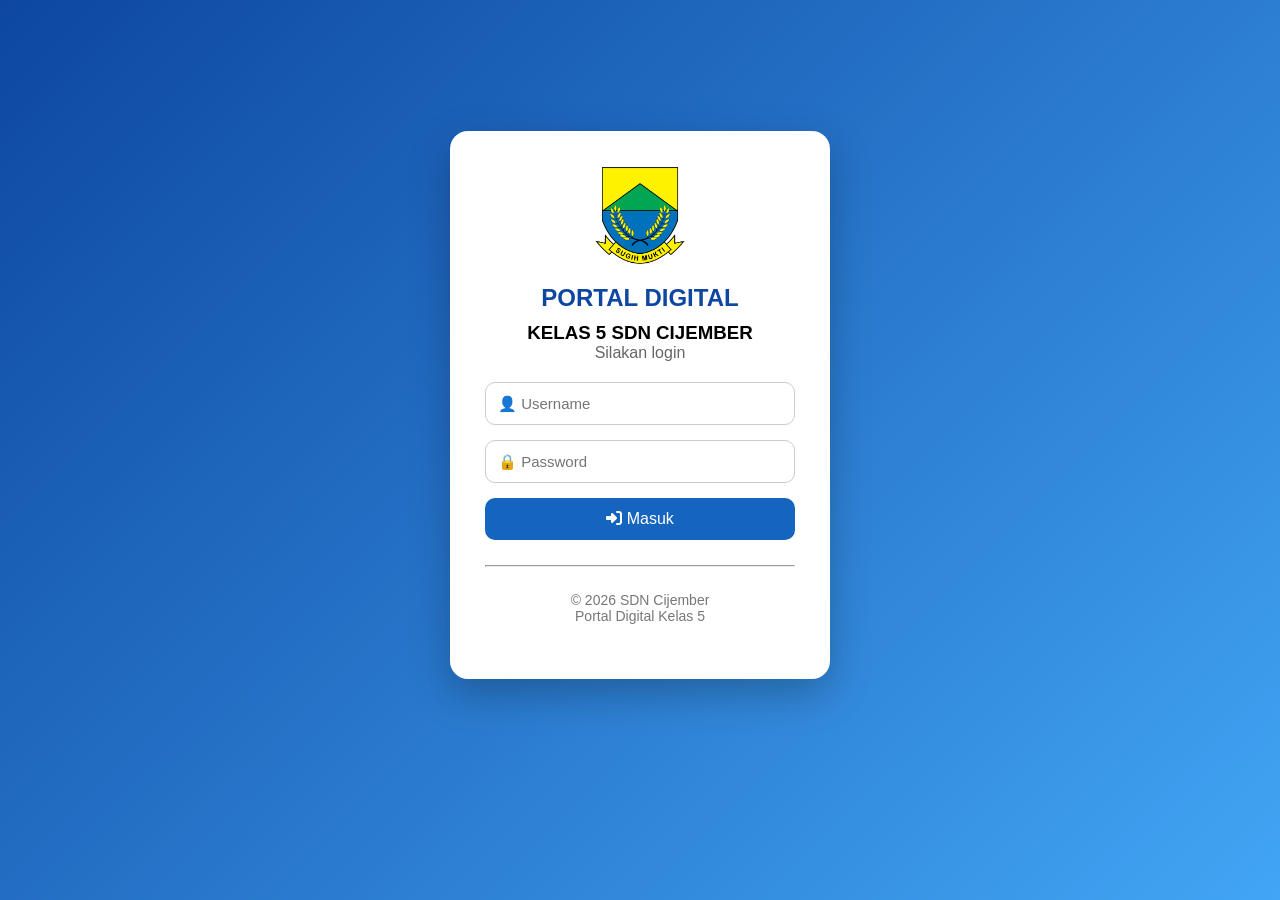
<file: index.html>
<!DOCTYPE html>
<html lang="id">

<head>
<meta charset="UTF-8">

<meta name="viewport" content="width=device-width, initial-scale=1.0">

<title>Portal Digital Kelas 5 SDN Cijember</title>

<link rel="stylesheet" href="style.css">

<link
rel="stylesheet"
href="https://cdnjs.cloudflare.com/ajax/libs/font-awesome/6.7.2/css/all.min.css"
>

<style>

/* =====================================================
   TAMBAHAN KHUSUS MENU PERKEMBANGAN
===================================================== */

.menu-item.menu-perkembangan {
    position: relative;
}

.menu-item.menu-perkembangan .badge-guru {
    display: none;
    position: absolute;
    top: 7px;
    right: 7px;
    font-size: 9px;
    padding: 3px 6px;
    border-radius: 10px;
    background: #2563eb;
    color: white;
    font-weight: bold;
}

.menu-item.menu-perkembangan.guru .badge-guru {
    display: block;
}

</style>

</head>


<body>


<script>

/* =====================================================
   CEK LOGIN
===================================================== */

const statusLogin =
    localStorage.getItem("login");


if(statusLogin !== "true"){

    location.href = "login.html";

}


/* =====================================================
   LOGOUT
===================================================== */

function logout(){

    localStorage.removeItem("login");
    localStorage.removeItem("role");

    /*
       Jangan hapus data login lain
       seperti NISN dan nama siswa
       agar sistem tetap aman dan tidak
       mengganggu data akun.
    */

    location.href = "login.html";

}

</script>



<div class="content">


<!-- =====================================================
     TOPBAR
===================================================== -->

<div class="topbar">


<div class="header-left">

<h1>🏫 Portal Digital</h1>

<p>Kelas 5 SDN Cijember</p>

</div>



<div class="header-right">


<!-- NAMA PENGGUNA -->

<span
    id="namaGuru"
    style="display:none;"
></span>


<!-- SEARCH -->

<input
type="text"
class="search-box"
placeholder="🔍 Cari menu..."
>


<!-- LOGOUT -->

<button
class="logout-btn"
onclick="logout()"
title="Keluar"
>

<i class="fa-solid fa-right-from-bracket"></i>

</button>


</div>

</div>



<!-- =====================================================
     BANNER
===================================================== -->

<div class="banner-card">

<img
src="assets/images/banner.png"
class="banner-img"
onerror="this.style.display='none'"
>

<div class="overlay"></div>

</div>



<!-- =====================================================
     JUDUL
===================================================== -->

<h2
class="judul-menu"
style="font-size:14px;"
id="judulPengguna"
>
Gr. Asep Jamhur, S.Pd., M.M.
</h2>



<!-- =====================================================
     MENU PORTAL
===================================================== -->

<div class="menu-grid">


<!-- =====================================================
     DATA SISWA
===================================================== -->

<a
class="menu-item"
href="datasiswa.html"
>

👨‍🎓

<span>Data Siswa</span>

</a>



<!-- =====================================================
     NILAI
===================================================== -->

<a
class="menu-item"
href="nilai.html"
>

🏆

<span>Nilai</span>

</a>



<!-- =====================================================
     MATERI
===================================================== -->

<a
class="menu-item"
href="materi.html"
>

📚

<span>Materi</span>

</a>



<!-- =====================================================
     TUGAS
===================================================== -->

<a
class="menu-item"
href="tugas.html"
>

📝

<span>Tugas</span>

</a>



<!-- =====================================================
     JADWAL
===================================================== -->

<a
class="menu-item"
href="jadwal.html"
>

📅

<span>Jadwal</span>

</a>



<!-- =====================================================
     PENGUMUMAN
===================================================== -->

<a
class="menu-item"
href="pengumuman.html"
>

📢

<span>Pengumuman</span>

</a>



<!-- =====================================================
     GALERI
===================================================== -->

<a
class="menu-item"
href="galeri.html"
>

🖼️

<span>Galeri</span>

</a>



<!-- =====================================================
     ABSENSI
===================================================== -->

<a
class="menu-item"
href="absensi.html"
>

📊

<span>Absensi</span>

</a>



<!-- =====================================================
     PERKEMBANGAN SISWA
     
     GURU:
     Bisa melihat perkembangan semua siswa.

     SISWA:
     Akan otomatis melihat perkembangan
     dirinya sendiri berdasarkan NISN.
===================================================== -->

<a
class="menu-item menu-perkembangan"
href="perkembangan.html"
id="menuPerkembangan"
>

📈

<span>Perkembangan Siswa</span>

<span
class="badge-guru"
>
GURU
</span>

</a>



<!-- =====================================================
     REKAP ABSENSI
     KHUSUS GURU
===================================================== -->

<a
class="menu-item"
href="rekap-absensi.html"
id="menuRekapAbsensi"
style="display:none;"
>

📋

<span>Rekap Absensi</span>

</a>


</div>



</div>



<!-- =====================================================
     BOTTOM NAVIGATION
===================================================== -->

<nav class="bottom-nav">


<a
class="active"
href="index.html"
>

🏠

<span>Home</span>

</a>



<a
href="materi.html"
>

📚

<span>Materi</span>

</a>



<a
href="nilai.html"
>

🏆

<span>Nilai</span>

</a>



<a
href="pengumuman.html"
>

📢

<span>Info</span>

</a>



<a
href="galeri.html"
>

🖼️

<span>Galeri</span>

</a>


</nav>



<script>

/* =====================================================
   ROLE LOGIN
===================================================== */

const role =
(
    localStorage.getItem("role")
    || ""
)
.trim()
.toLowerCase();



/* =====================================================
   AMBIL ELEMEN
===================================================== */

const namaPengguna =
document.getElementById(
    "namaGuru"
);


const judulPengguna =
document.getElementById(
    "judulPengguna"
);


const menuRekapAbsensi =
document.getElementById(
    "menuRekapAbsensi"
);


const menuPerkembangan =
document.getElementById(
    "menuPerkembangan"
);



/* =====================================================
   DATA LOGIN SISWA
===================================================== */

const namaSiswa =
localStorage.getItem(
    "namaSiswa"
)
|| "";


const nisnSiswa =
localStorage.getItem(
    "nisn"
)
|| "";



/* =====================================================
   DATA LOGIN GURU
===================================================== */

const namaGuru =
localStorage.getItem(
    "namaGuru"
)
|| "Gr. Asep Jamhur, S.Pd., M.M.";



/* =====================================================
   MODE GURU
===================================================== */

if(role === "guru"){

    /* ---------------------------------------------
       NAMA GURU
    --------------------------------------------- */

    namaPengguna.textContent =
        namaGuru;


    judulPengguna.textContent =
        namaGuru;


    /* ---------------------------------------------
       REKAP ABSENSI TAMPIL
    --------------------------------------------- */

    if(menuRekapAbsensi){

        menuRekapAbsensi.style.display =
            "flex";

    }


    /* ---------------------------------------------
       PERKEMBANGAN TAMPIL
    --------------------------------------------- */

    if(menuPerkembangan){

        menuPerkembangan.style.display =
            "flex";


        menuPerkembangan.classList.add(
            "guru"
        );

    }

}



/* =====================================================
   MODE SISWA
===================================================== */

else if(
    role === "siswa"
    ||
    role === "student"
    ||
    role === "murid"
){

    /* ---------------------------------------------
       NAMA SISWA
    --------------------------------------------- */

    const namaTampil =
        namaSiswa
        ||
        "Siswa";


    namaPengguna.textContent =
        namaTampil;


    judulPengguna.textContent =
        "👨‍🎓 " +
        namaTampil;



    /* ---------------------------------------------
       REKAP ABSENSI DISEMBUNYIKAN
    --------------------------------------------- */

    if(menuRekapAbsensi){

        menuRekapAbsensi.style.display =
            "none";

    }



    /* ---------------------------------------------
       PERKEMBANGAN SISWA TETAP TAMPIL
    --------------------------------------------- */

    if(menuPerkembangan){

        menuPerkembangan.style.display =
            "flex";

    }



    /*
       Simpan NISN untuk digunakan
       perkembangan.html

       perkembangan.js akan membaca:

       localStorage.getItem("nisn")

       kemudian otomatis mengambil
       data perkembangan berdasarkan NISN.
    */

    if(nisnSiswa){

        localStorage.setItem(
            "nisn",
            nisnSiswa
        );

    }

}



/* =====================================================
   ROLE TIDAK DIKENAL
===================================================== */

else{

    /*
       Jika role tidak dikenali,
       jangan tampilkan menu khusus guru.
    */

    if(menuRekapAbsensi){

        menuRekapAbsensi.style.display =
            "none";

    }


    if(menuPerkembangan){

        menuPerkembangan.style.display =
            "none";

    }


    judulPengguna.textContent =
        "Pengguna";

}



/* =====================================================
   PENCARIAN MENU
===================================================== */

const searchBox =
document.querySelector(
    ".search-box"
);


if(searchBox){

    searchBox.addEventListener(
        "input",
        function(){

            const keyword =
                this.value
                .toLowerCase()
                .trim();


            const menus =
                document.querySelectorAll(
                    ".menu-item"
                );


            menus.forEach(
                function(menu){

                    const text =
                        menu.textContent
                        .toLowerCase();


                    /*
                       MENU REKAP ABSENSI
                       TETAP KHUSUS GURU
                    */

                    if(
                        menu.id ===
                        "menuRekapAbsensi"
                    ){

                        if(
                            role !== "guru"
                        ){

                            menu.style.display =
                                "none";

                            return;

                        }

                    }


                    /*
                       MENU PERKEMBANGAN
                       BOLEH DILIHAT GURU
                       DAN SISWA
                    */

                    if(
                        menu.id ===
                        "menuPerkembangan"
                    ){

                        if(
                            role !== "guru"
                            &&
                            role !== "siswa"
                            &&
                            role !== "student"
                            &&
                            role !== "murid"
                        ){

                            menu.style.display =
                                "none";

                            return;

                        }

                    }


                    /*
                       FILTER PENCARIAN
                    */

                    if(
                        keyword === ""
                        ||
                        text.includes(keyword)
                    ){

                        menu.style.display =
                            "flex";

                    }

                    else{

                        menu.style.display =
                            "none";

                    }

                }
            );

        }
    );

}



/* =====================================================
   LOG INFORMASI
===================================================== */

console.log(
    "======================================"
);

console.log(
    "PORTAL DIGITAL KELAS 5 SDN CIJEMBER"
);

console.log(
    "ROLE:",
    role
);

console.log(
    "NAMA SISWA:",
    namaSiswa
);

console.log(
    "NISN SISWA:",
    nisnSiswa
);

console.log(
    "MENU PERKEMBANGAN:",
    menuPerkembangan
);

console.log(
    "======================================"
);

</script>


</body>

</html>
</file>
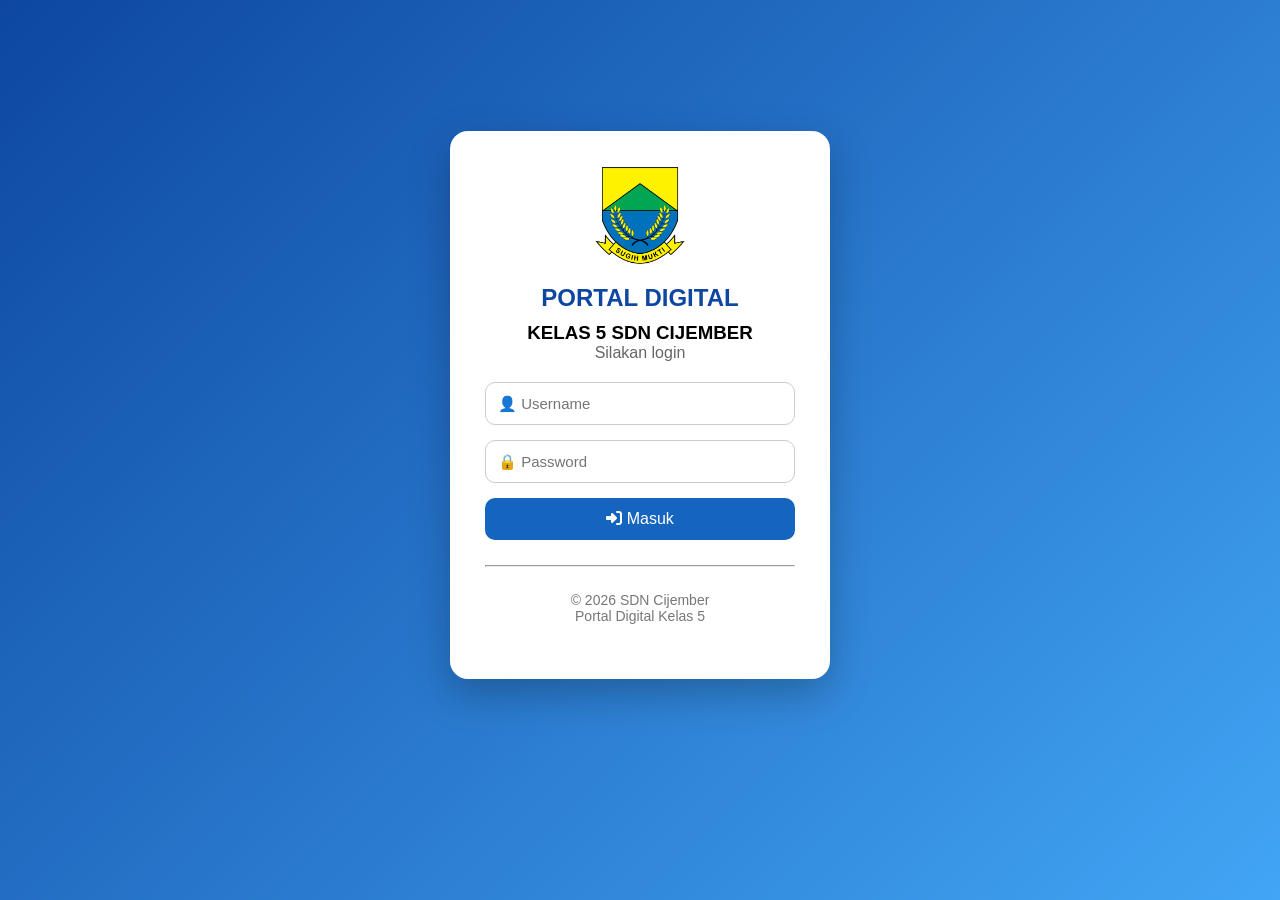
<file: absensi.html>
<!DOCTYPE html>
<html lang="id">

<head>

<meta charset="UTF-8">

<meta name="viewport" content="width=device-width, initial-scale=1.0">

<title>Absensi Siswa Kelas 5 SDN Cijember</title>

<link rel="stylesheet" href="style.css">

<link rel="stylesheet"
href="https://cdnjs.cloudflare.com/ajax/libs/font-awesome/6.7.2/css/all.min.css">

</head>

<body>

<script>

//======================================
// CEK LOGIN
//======================================

if(localStorage.getItem("login")!="true"){

    window.location.href="login.html";

}

</script>

<!-- ===================================== -->
<!-- SIDEBAR -->
<!-- ===================================== -->

<div class="sidebar">

<h2>🏫 KELAS 5</h2>

<a href="#" id="menuBeranda">
<i class="fa-solid fa-house"></i>
Beranda
</a>

<a href="pengumuman.html">
<i class="fa-solid fa-bullhorn"></i>
Pengumuman
</a>

<a href="jadwal.html">
<i class="fa-solid fa-calendar"></i>
Jadwal
</a>

<a href="tugas.html">
<i class="fa-solid fa-book"></i>
Tugas
</a>

<a href="materi.html">
<i class="fa-solid fa-folder-open"></i>
Materi
</a>

<a href="nilai.html">
<i class="fa-solid fa-award"></i>
<span id="judulNilai">Nilai</span>
</a>

<a href="datasiswa.html" id="menuData">
<i class="fa-solid fa-users"></i>
Data Siswa
</a>

<a href="galeri.html">
<i class="fa-solid fa-image"></i>
Galeri
</a>

<a href="absensi.html" class="active">
<i class="fa-solid fa-calendar-check"></i>
<span id="judulAbsensi">Absensi</span>
</a>

<a href="#" onclick="logout()">
<i class="fa-solid fa-right-from-bracket"></i>
Logout
</a>

</div>

<!-- ===================================== -->
<!-- CONTENT -->
<!-- ===================================== -->

<div class="content">

<h1 id="judulHalaman">

📅 Absensi Siswa Kelas 5 SDN Cijember

</h1>

<p id="namaLogin"
style="font-size:18px;
font-weight:bold;
margin-bottom:20px;">

</p>
<!-- ===================================== -->
<!-- FORM ABSENSI -->
<!-- ===================================== -->

<div class="card">

<div style="display:flex;
flex-wrap:wrap;
gap:15px;
align-items:end;
margin-bottom:20px;">

<div>

<label style="font-weight:bold;">
📅 Tanggal
</label>

<br>

<input
type="date"
id="tanggal"
style="
padding:10px;
border-radius:8px;
border:1px solid #ccc;
margin-top:5px;">

</div>

<div>



<div class="tombol-absensi">

    <button type="button" id="btnSimpan">
        💾 Simpan Absensi
    </button>

    <button type="button" id="btnRefresh" onclick="location.reload()">
        🔄 Refresh
    </button>

    <button
        type="button"
        onclick="window.location.href='index.html'"
        class="btn-kembali">
        ↩️ Kembali
    </button>

</div>

</button>

</div>

</div>

</div>

<!-- ===================================== -->
<!-- INFORMASI -->
<!-- ===================================== -->

<div class="card">

<div id="infoAbsensi"
style="font-size:17px;
font-weight:bold;
color:#2563eb;">

Memuat data siswa...

</div>

</div>

<br>
<!-- ===================================== -->
<!-- TABEL ABSENSI -->
<!-- ===================================== -->

<div class="card">

<div style="overflow-x:auto;">

<table id="tableAbsensi" width="100%">

<thead>

<tr>

<th width="60">No</th>

<th>Nama Siswa</th>

<th width="180">NISN</th>

<th width="220">Status Kehadiran</th>

</tr>

</thead>

<tbody id="tabelAbsensi">

<tr>

<td colspan="4"
style="
padding:30px;
text-align:center;
color:#666;
font-style:italic;">

⏳ Sedang memuat data siswa...

</td>

</tr>

</tbody>

</table>

</div>

</div>

<br>

<!-- ===================================== -->
<!-- KETERANGAN -->
<!-- ===================================== -->

<div class="card">

<h3 style="margin-bottom:15px;">

📖 Keterangan Status Absensi

</h3>

<table width="100%">

<tr>

<td width="120">✅ H</td>

<td>Hadir</td>

</tr>

<tr>

<td>🤒 S</td>

<td>Sakit</td>

</tr>

<tr>

<td>📝 I</td>

<td>Izin</td>

</tr>

<tr>

<td>❌ A</td>

<td>Alfa</td>

</tr>

</table>

</div>

<br>

<!-- ===================================== -->
<!-- STATISTIK HARI INI -->
<!-- ===================================== -->

<div class="card">

<h3 style="margin-bottom:15px;">

📊 Statistik Hari Ini

</h3>

<div
style="
display:grid;
grid-template-columns:repeat(auto-fit,minmax(180px,1fr));
gap:15px;">

<div class="dashboard-card">

<h2 id="jmlHadir">0</h2>

<p>✅ Hadir</p>

</div>

<div class="dashboard-card">

<h2 id="jmlSakit">0</h2>

<p>🤒 Sakit</p>

</div>

<div class="dashboard-card">

<h2 id="jmlIzin">0</h2>

<p>📝 Izin</p>

</div>

<div class="dashboard-card">

<h2 id="jmlAlfa">0</h2>

<p>❌ Alfa</p>

</div>

</div>

</div>
<!-- ===================================== -->
<!-- SCRIPT MENU LOGIN -->
<!-- ===================================== -->

<script>

const role = localStorage.getItem("role") || "";

//======================================
// MENU GURU / SISWA
//======================================

if(role==="guru"){

    document.getElementById("menuBeranda").href="index.html";

    document.getElementById("namaLogin").innerHTML=
    "👨‍🏫 "+localStorage.getItem("namaGuru");

}else{

    document.getElementById("menuBeranda").href="dashboard-siswa.html";

    document.getElementById("judulHalaman").innerHTML=
    "📅 Absensi Saya";

    document.getElementById("judulNilai").innerHTML=
    "Nilai Saya";

    document.getElementById("judulAbsensi").innerHTML=
    "Absensi Saya";

    document.getElementById("menuData").style.display="none";

    document.getElementById("namaLogin").innerHTML=
    "👨‍🎓 "+localStorage.getItem("namaSiswa");

    // siswa tidak boleh mengubah absensi
    document.getElementById("btnSimpan").style.display="none";

}

document.getElementById("btnRefresh").addEventListener("click",function(){

    location.reload();

});


//======================================
// LOGOUT
//======================================

function logout(){

    if(confirm("Yakin ingin logout?")){

        localStorage.clear();

        location.href="login.html";

    }

}

</script>


<!-- ===================================== -->
<!-- JAVASCRIPT -->
<!-- ===================================== -->

<script src="absensi.js?v=11"></script>


</body>

</html>
</file>
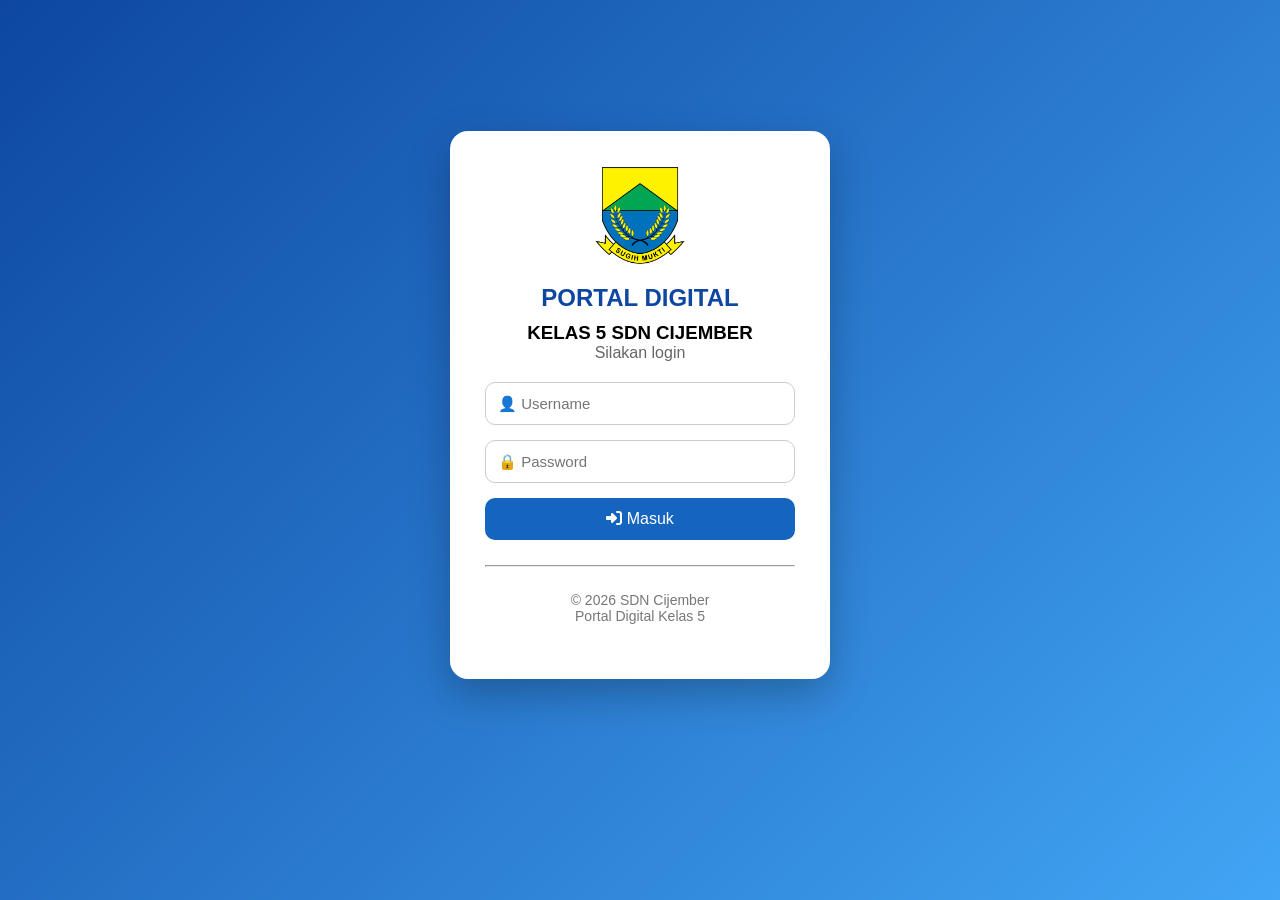
<file: dashboard-siswa.html>
<!DOCTYPE html>
<html lang="id">
<head>

<meta charset="UTF-8">
<meta name="viewport" content="width=device-width, initial-scale=1.0">

<title>Portal Digital Siswa Kelas 5 SDN Cijember</title>

<link rel="stylesheet" href="style.css">

<link rel="stylesheet"
href="https://cdnjs.cloudflare.com/ajax/libs/font-awesome/6.7.2/css/all.min.css">

</head>

<body>

<script>
// Harus login
if(localStorage.getItem("login")!="true"){
    window.location.href="login.html";
}

// Harus siswa
if(localStorage.getItem("role")!="siswa"){
    window.location.href="index.html";
}
</script>

<div class="sidebar">

<h2>🏫 KELAS 5</h2>

<a class="active" href="dashboard-siswa.html">
<i class="fa fa-house"></i> Beranda
</a>

<a href="pengumuman.html">
<i class="fa fa-bullhorn"></i> Pengumuman
</a>

<a href="jadwal.html">
<i class="fa fa-calendar"></i> Jadwal
</a>

<a href="tugas.html">
<i class="fa fa-book"></i> Tugas
</a>

<a href="materi.html">
<i class="fa fa-folder-open"></i> Materi
</a>

<a href="nilai.html">
<i class="fa fa-award"></i> Nilai Saya
</a>

<a href="absensi.html">
<i class="fa fa-chart-column"></i> Absensi Saya
</a>

<a href="galeri.html">
<i class="fa fa-image"></i> Galeri
</a>

<a href="#" onclick="logout()">
<i class="fa fa-right-from-bracket"></i> Logout
</a>

</div>

<div class="content">

<div class="banner">
<h2>🏫 Portal Digital Kelas 5 SDN Cijember</h2>
<p>Selamat datang di Portal Digital Siswa</p>
</div>

<h1>Selamat Datang 👋</h1>

<h2 id="namaSiswa"></h2>

<p>
Portal Digital Kelas 5 SDN Cijember
</p>

<div class="card-container">

<div class="card">
<h2>👨‍🎓</h2>
<h3>50</h3>
<p>Siswa</p>
</div>

<div class="card">
<h2>📚</h2>
<h3>10</h3>
<p>Mata Pelajaran</p>
</div>

<div class="card">
<h2>👨‍🏫</h2>
<h3>1</h3>
<p>Wali Kelas</p>
</div>

<div class="card">
<h2>🏫</h2>
<h3>SDN</h3>
<p>Cijember</p>
</div>

</div>

<div class="info">

<div class="box">

<h2>🕒 Jam Digital</h2>

<h1 id="jam"></h1>

</div>

<div class="box">

<h2>👤 Siswa Login</h2>

<h3 id="namaUser"></h3>

<p>NISN : <span id="nisn"></span></p>

</div>

</div>

</div>

<script>

const nama = localStorage.getItem("namaSiswa");
const nisn = localStorage.getItem("nisn");

document.getElementById("namaSiswa").innerHTML = nama;
document.getElementById("namaUser").innerHTML = nama;
document.getElementById("nisn").innerHTML = nisn;

function tampilJam(){

let sekarang = new Date();

let jam = String(sekarang.getHours()).padStart(2,"0");
let menit = String(sekarang.getMinutes()).padStart(2,"0");
let detik = String(sekarang.getSeconds()).padStart(2,"0");

document.getElementById("jam").innerHTML =
jam+":"+menit+":"+detik;

}

setInterval(tampilJam,1000);

tampilJam();

function logout(){

if(confirm("Yakin ingin logout?")){

localStorage.removeItem("login");
localStorage.removeItem("role");
localStorage.removeItem("namaSiswa");
localStorage.removeItem("nisn");

window.location.href="login.html";

}

}

</script>

</body>
</html>
</file>
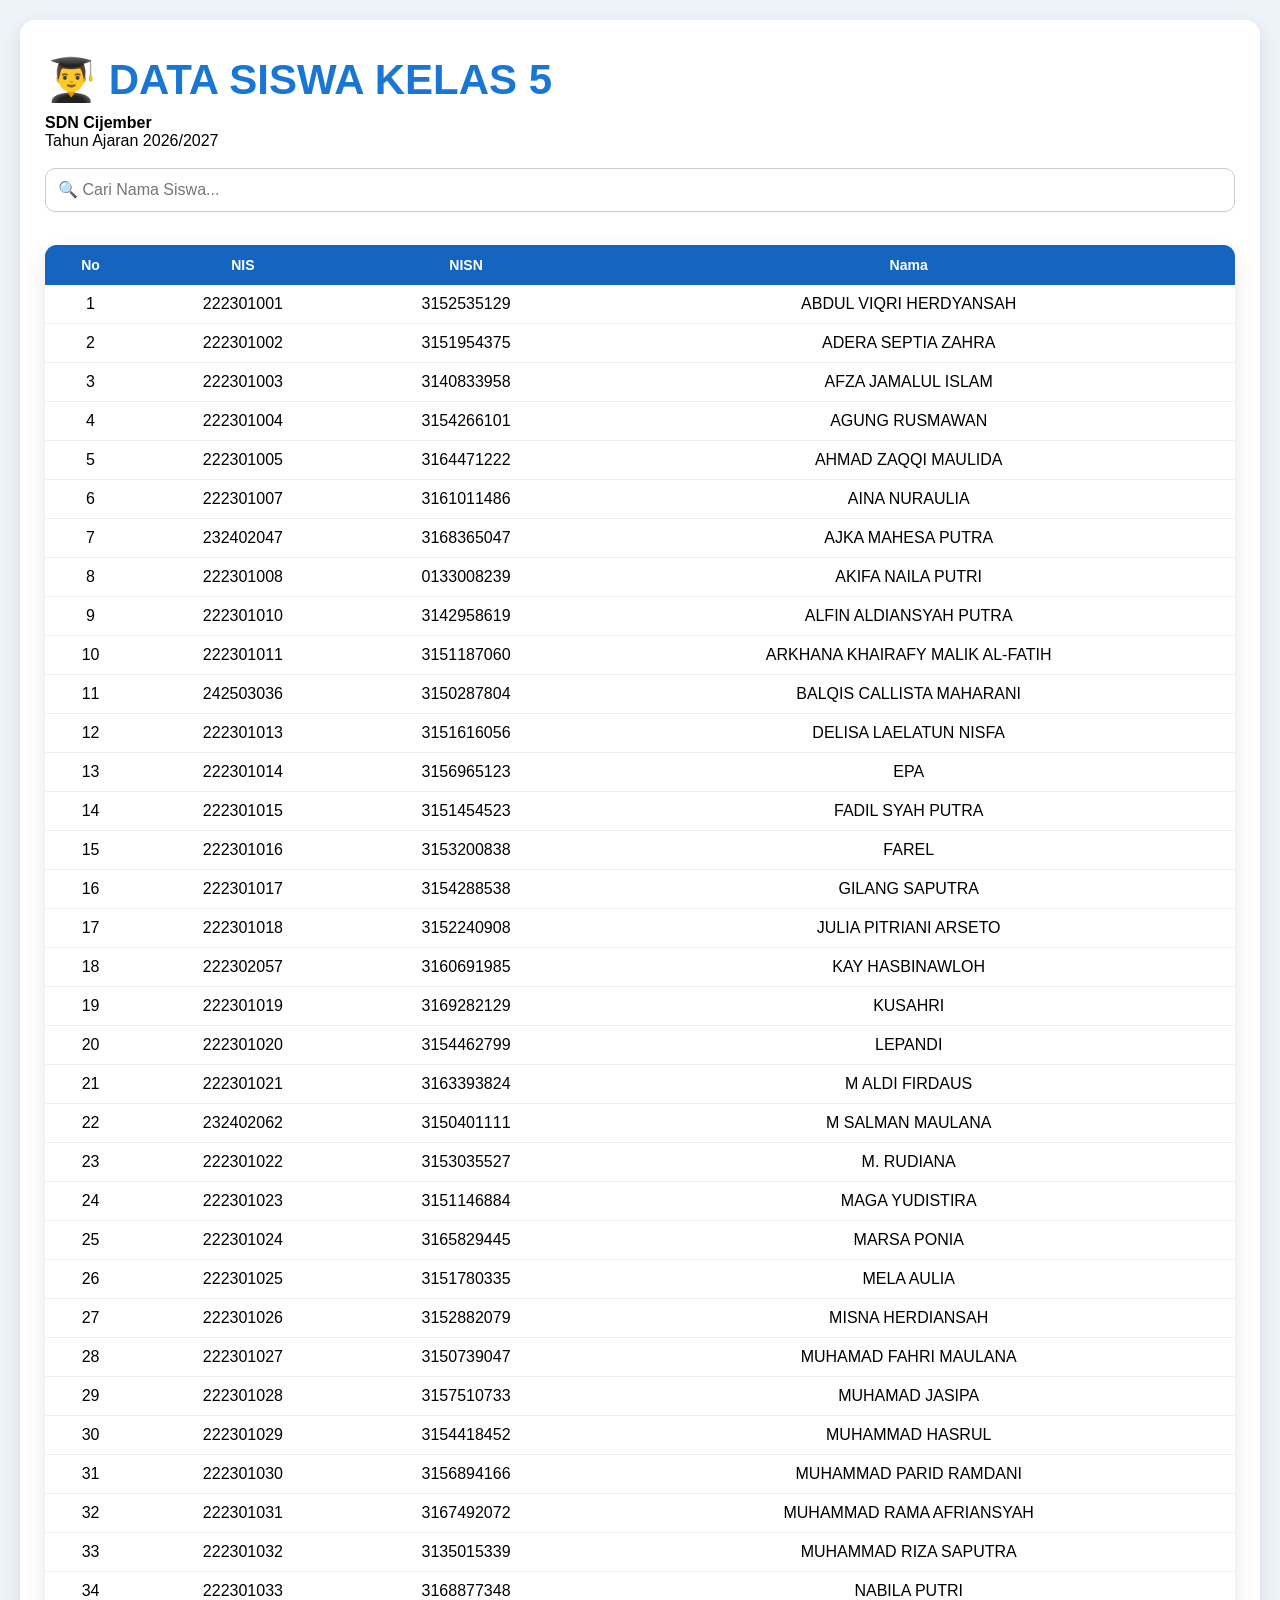
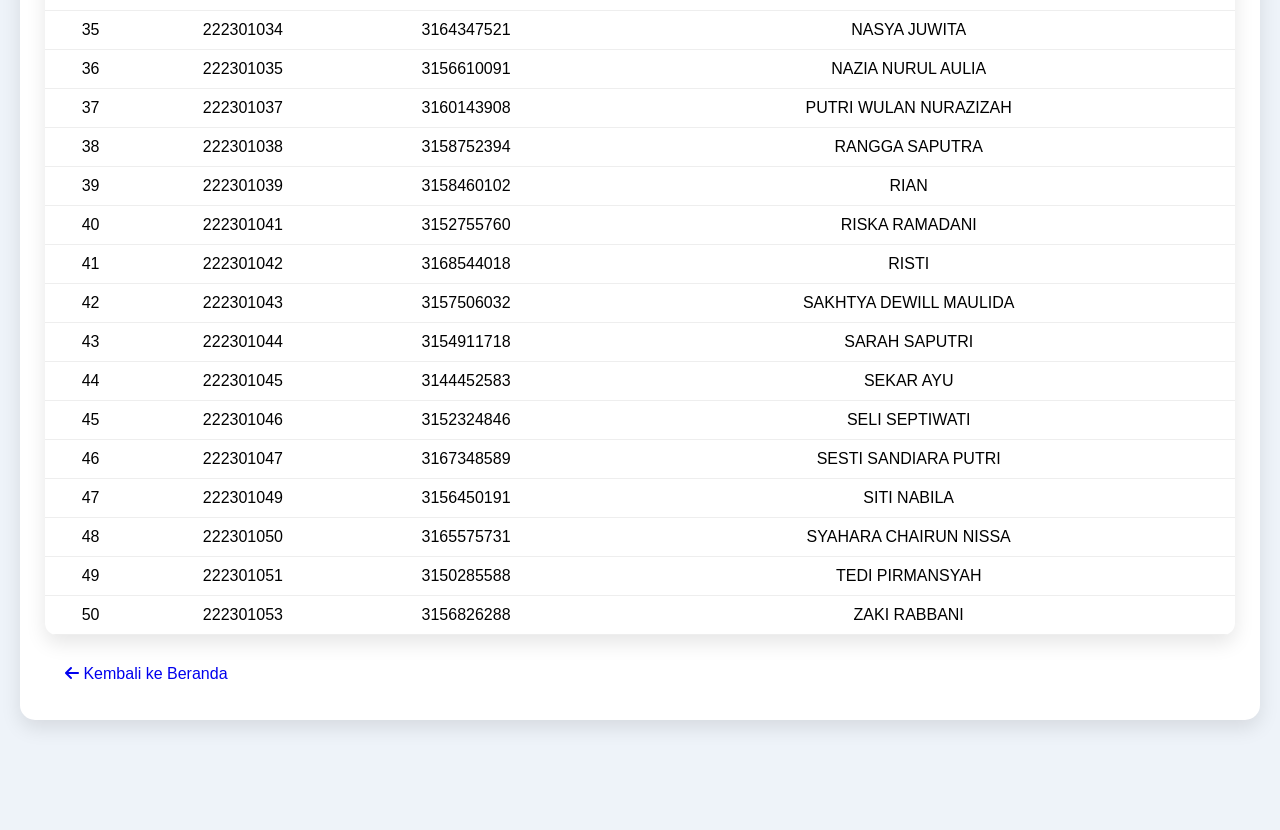
<file: datasiswa.html>
<!DOCTYPE html>
<html lang="id">
<head>
<meta charset="UTF-8">
<meta name="viewport" content="width=device-width, initial-scale=1.0">
<title>Data Siswa - Portal Digital Kelas 5</title>

<link rel="stylesheet" href="style.css">
<link rel="stylesheet" href="https://cdnjs.cloudflare.com/ajax/libs/font-awesome/6.7.2/css/all.min.css">
</head>

<body>

<div class="sidebar">

<h2>🏫 KELAS 5</h2>

<a href="index.html"><i class="fa-solid fa-house"></i> Beranda</a>
<a href="pengumuman.html"><i class="fa-solid fa-bullhorn"></i> Pengumuman</a>
<a href="jadwal.html"><i class="fa-solid fa-calendar"></i> Jadwal</a>
<a href="tugas.html"><i class="fa-solid fa-book"></i> Tugas</a>
<a href="datasiswa.html"><i class="fa-solid fa-users"></i> Data Siswa</a>
<a href="galeri.html"><i class="fa-solid fa-image"></i> Galeri</a>
<a href="absensi.html"><i class="fa-solid fa-chart-column"></i> Absensi</a>

</div>

<div class="content">

<div class="box">

<h1>👨‍🎓 DATA SISWA KELAS 5</h1>

<p><b>SDN Cijember</b><br>
Tahun Ajaran 2026/2027</p>

<br>

<input
type="text"
id="cari"
placeholder="🔍 Cari Nama Siswa..."
style="width:100%;padding:12px;border-radius:10px;border:1px solid #ccc;font-size:16px;">

<br><br>

<table id="tabelSiswa" style="width:100%;border-collapse:collapse;">

<thead style="background:#1565c0;color:white;">

<tr>

<th>No</th>
<th>NIS</th>
<th>NISN</th>
<th>Nama</th>

</tr>

</thead>

<tbody>
    <tr><td>1</td><td>222301001</td><td>3152535129</td><td>ABDUL VIQRI HERDYANSAH</td></tr>
<tr><td>2</td><td>222301002</td><td>3151954375</td><td>ADERA SEPTIA ZAHRA</td></tr>
<tr><td>3</td><td>222301003</td><td>3140833958</td><td>AFZA JAMALUL ISLAM</td></tr>
<tr><td>4</td><td>222301004</td><td>3154266101</td><td>AGUNG RUSMAWAN</td></tr>
<tr><td>5</td><td>222301005</td><td>3164471222</td><td>AHMAD ZAQQI MAULIDA</td></tr>
<tr><td>6</td><td>222301007</td><td>3161011486</td><td>AINA NURAULIA</td></tr>
<tr><td>7</td><td>232402047</td><td>3168365047</td><td>AJKA MAHESA PUTRA</td></tr>
<tr><td>8</td><td>222301008</td><td>0133008239</td><td>AKIFA NAILA PUTRI</td></tr>
<tr><td>9</td><td>222301010</td><td>3142958619</td><td>ALFIN ALDIANSYAH PUTRA</td></tr>
<tr><td>10</td><td>222301011</td><td>3151187060</td><td>ARKHANA KHAIRAFY MALIK AL-FATIH</td></tr>
<tr><td>11</td><td>242503036</td><td>3150287804</td><td>BALQIS CALLISTA MAHARANI</td></tr>
<tr><td>12</td><td>222301013</td><td>3151616056</td><td>DELISA LAELATUN NISFA</td></tr>
<tr><td>13</td><td>222301014</td><td>3156965123</td><td>EPA</td></tr>
<tr><td>14</td><td>222301015</td><td>3151454523</td><td>FADIL SYAH PUTRA</td></tr>
<tr><td>15</td><td>222301016</td><td>3153200838</td><td>FAREL</td></tr>
<tr><td>16</td><td>222301017</td><td>3154288538</td><td>GILANG SAPUTRA</td></tr>
<tr><td>17</td><td>222301018</td><td>3152240908</td><td>JULIA PITRIANI ARSETO</td></tr>
<tr><td>18</td><td>222302057</td><td>3160691985</td><td>KAY HASBINAWLOH</td></tr>
<tr><td>19</td><td>222301019</td><td>3169282129</td><td>KUSAHRI</td></tr>
<tr><td>20</td><td>222301020</td><td>3154462799</td><td>LEPANDI</td></tr>
<tr><td>21</td><td>222301021</td><td>3163393824</td><td>M ALDI FIRDAUS</td></tr>
<tr><td>22</td><td>232402062</td><td>3150401111</td><td>M SALMAN MAULANA</td></tr>
<tr><td>23</td><td>222301022</td><td>3153035527</td><td>M. RUDIANA</td></tr>
<tr><td>24</td><td>222301023</td><td>3151146884</td><td>MAGA YUDISTIRA</td></tr>
<tr><td>25</td><td>222301024</td><td>3165829445</td><td>MARSA PONIA</td></tr>
<tr><td>26</td><td>222301025</td><td>3151780335</td><td>MELA AULIA</td></tr>
<tr><td>27</td><td>222301026</td><td>3152882079</td><td>MISNA HERDIANSAH</td></tr>
<tr><td>28</td><td>222301027</td><td>3150739047</td><td>MUHAMAD FAHRI MAULANA</td></tr>
<tr><td>29</td><td>222301028</td><td>3157510733</td><td>MUHAMAD JASIPA</td></tr>
<tr><td>30</td><td>222301029</td><td>3154418452</td><td>MUHAMMAD HASRUL</td></tr>
<tr><td>31</td><td>222301030</td><td>3156894166</td><td>MUHAMMAD PARID RAMDANI</td></tr>
<tr><td>32</td><td>222301031</td><td>3167492072</td><td>MUHAMMAD RAMA AFRIANSYAH</td></tr>
<tr><td>33</td><td>222301032</td><td>3135015339</td><td>MUHAMMAD RIZA SAPUTRA</td></tr>
<tr><td>34</td><td>222301033</td><td>3168877348</td><td>NABILA PUTRI</td></tr>
<tr><td>35</td><td>222301034</td><td>3164347521</td><td>NASYA JUWITA</td></tr>
<tr><td>36</td><td>222301035</td><td>3156610091</td><td>NAZIA NURUL AULIA</td></tr>
<tr><td>37</td><td>222301037</td><td>3160143908</td><td>PUTRI WULAN NURAZIZAH</td></tr>
<tr><td>38</td><td>222301038</td><td>3158752394</td><td>RANGGA SAPUTRA</td></tr>
<tr><td>39</td><td>222301039</td><td>3158460102</td><td>RIAN</td></tr>
<tr><td>40</td><td>222301041</td><td>3152755760</td><td>RISKA RAMADANI</td></tr>
<tr><td>41</td><td>222301042</td><td>3168544018</td><td>RISTI</td></tr>
<tr><td>42</td><td>222301043</td><td>3157506032</td><td>SAKHTYA DEWILL MAULIDA</td></tr>
<tr><td>43</td><td>222301044</td><td>3154911718</td><td>SARAH SAPUTRI</td></tr>
<tr><td>44</td><td>222301045</td><td>3144452583</td><td>SEKAR AYU</td></tr>
<tr><td>45</td><td>222301046</td><td>3152324846</td><td>SELI SEPTIWATI</td></tr>
<tr><td>46</td><td>222301047</td><td>3167348589</td><td>SESTI SANDIARA PUTRI</td></tr>
<tr><td>47</td><td>222301049</td><td>3156450191</td><td>SITI NABILA</td></tr>
<tr><td>48</td><td>222301050</td><td>3165575731</td><td>SYAHARA CHAIRUN NISSA</td></tr>
<tr><td>49</td><td>222301051</td><td>3150285588</td><td>TEDI PIRMANSYAH</td></tr>
<tr><td>50</td><td>222301053</td><td>3156826288</td><td>ZAKI RABBANI</td></tr>
</tbody>

</table>

<br>

<a href="index.html" class="menu-card" style="display:inline-block;text-decoration:none;padding:12px 20px;">
<i class="fa-solid fa-arrow-left"></i> Kembali ke Beranda
</a>

</div>

</div>

<script>

const cari = document.getElementById("cari");

cari.addEventListener("keyup", function(){

let filter = cari.value.toUpperCase();

let tabel = document.getElementById("tabelSiswa");

let tr = tabel.getElementsByTagName("tr");

for(let i=1;i<tr.length;i++){

let td = tr[i].getElementsByTagName("td")[3];

if(td){

let txt = td.textContent || td.innerText;

if(txt.toUpperCase().indexOf(filter)>-1){

tr[i].style.display="";

}else{

tr[i].style.display="none";

}

}

}

});

</script>

</body>
</html>
</file>
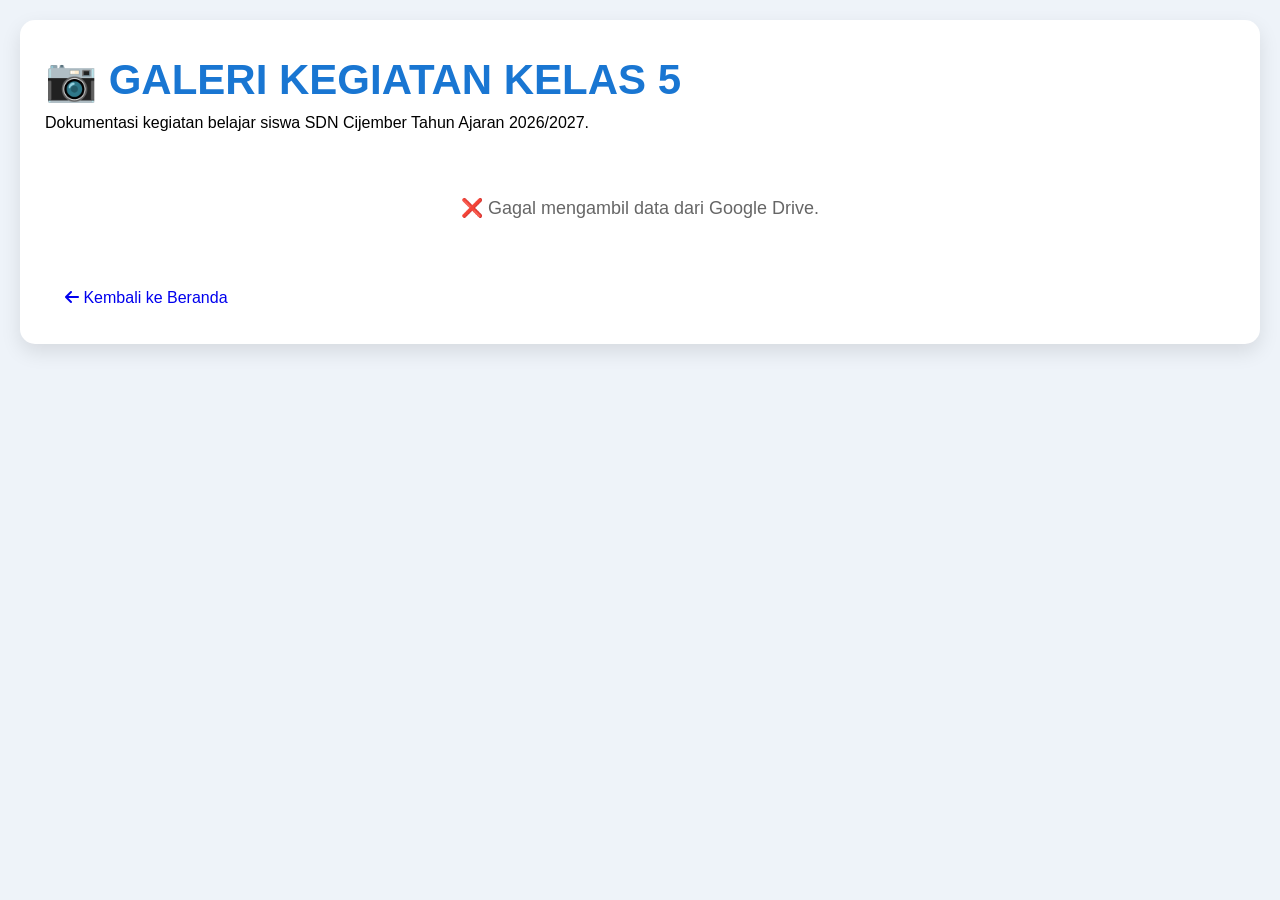
<file: galeri.html>
<!DOCTYPE html>
<html lang="id">
<head>
<meta charset="UTF-8">
<meta name="viewport" content="width=device-width, initial-scale=1.0">

<title>Galeri Kegiatan - Kelas 5 SDN Cijember</title>

<link rel="stylesheet" href="style.css">

<link rel="stylesheet"
href="https://cdnjs.cloudflare.com/ajax/libs/font-awesome/6.7.2/css/all.min.css">

<style>

.gallery{
    display:grid;
    grid-template-columns:repeat(auto-fit,minmax(320px,1fr));
    gap:25px;
    margin-top:25px;
}

.card{
    background:#fff;
    border-radius:18px;
    overflow:hidden;
    box-shadow:0 8px 20px rgba(0,0,0,.15);
    transition:.3s;
}

.card:hover{
    transform:translateY(-8px);
}

.card img{
    width:100%;
    height:260px;
    object-fit:cover;
    cursor:pointer;
}

.card h3{
    padding:15px 15px 5px;
    color:#1565c0;
    font-size:18px;
}

.card p{
    padding:0 15px 20px;
    color:#555;
    line-height:1.6;
}

/* =====================================================
   TAMPILAN VIDEO
===================================================== */

.video-preview{
    width:100%;
    height:260px;
    background:#111827;
    display:flex;
    align-items:center;
    justify-content:center;
    cursor:pointer;
    position:relative;
    overflow:hidden;
}

.video-preview iframe{
    width:100%;
    height:100%;
    border:none;
    pointer-events:none;
}

.video-overlay{
    position:absolute;
    inset:0;
    display:flex;
    align-items:center;
    justify-content:center;
    background:rgba(0,0,0,.25);
}

.video-play{
    width:70px;
    height:70px;
    border-radius:50%;
    background:rgba(255,255,255,.95);
    color:#1565c0;
    display:flex;
    align-items:center;
    justify-content:center;
    font-size:28px;
    padding-left:4px;
    box-shadow:0 5px 20px rgba(0,0,0,.3);
}

.video-label{
    position:absolute;
    left:12px;
    bottom:12px;
    background:rgba(0,0,0,.7);
    color:white;
    padding:6px 10px;
    border-radius:8px;
    font-size:12px;
}

/* =====================================================
   LIGHTBOX FOTO
===================================================== */

.lightbox{
    display:none;
    position:fixed;
    left:0;
    top:0;
    width:100%;
    height:100%;
    background:rgba(0,0,0,.9);
    justify-content:center;
    align-items:center;
    z-index:9999;
}

.lightbox img{
    max-width:90%;
    max-height:90%;
    border-radius:15px;
}

/* =====================================================
   MODAL VIDEO
===================================================== */

.video-modal{
    display:none;
    position:fixed;
    left:0;
    top:0;
    width:100%;
    height:100%;
    background:rgba(0,0,0,.9);
    justify-content:center;
    align-items:center;
    z-index:10000;
    padding:20px;
}

.video-modal.active{
    display:flex;
}

.video-modal-box{
    width:100%;
    max-width:900px;
    background:#000;
    border-radius:15px;
    overflow:hidden;
    position:relative;
    box-shadow:0 10px 40px rgba(0,0,0,.5);
}

.video-modal-box iframe{
    width:100%;
    height:500px;
    display:block;
    border:none;
}

.video-close{
    position:absolute;
    top:10px;
    right:10px;
    width:40px;
    height:40px;
    border:none;
    border-radius:50%;
    background:rgba(0,0,0,.7);
    color:white;
    font-size:25px;
    cursor:pointer;
    z-index:2;
}

.video-close:hover{
    background:rgba(0,0,0,.9);
}

.loading{
    text-align:center;
    font-size:18px;
    padding:40px;
    color:#666;
}

/* =====================================================
   RESPONSIVE
===================================================== */

@media(max-width:600px){

    .gallery{
        grid-template-columns:1fr;
        gap:18px;
    }

    .card img,
    .video-preview{
        height:230px;
    }

    .video-modal{
        padding:10px;
    }

    .video-modal-box iframe{
        height:250px;
    }

    .video-play{
        width:60px;
        height:60px;
        font-size:24px;
    }

}

</style>

</head>

<body>

<div class="sidebar">

<h2>🏫 KELAS 5</h2>

<a href="index.html">
<i class="fa-solid fa-house"></i> Beranda
</a>

<a href="pengumuman.html">
<i class="fa-solid fa-bullhorn"></i> Pengumuman
</a>

<a href="jadwal.html">
<i class="fa-solid fa-calendar"></i> Jadwal
</a>

<a href="tugas.html">
<i class="fa-solid fa-book"></i> Tugas
</a>

<a href="datasiswa.html">
<i class="fa-solid fa-users"></i> Data Siswa
</a>

<a href="galeri.html">
<i class="fa-solid fa-image"></i> Galeri
</a>

<a href="absensi.html">
<i class="fa-solid fa-chart-column"></i> Absensi
</a>

</div>


<div class="content">

<div class="box">

<h1>📷 GALERI KEGIATAN KELAS 5</h1>

<p>
Dokumentasi kegiatan belajar siswa SDN Cijember Tahun Ajaran 2026/2027.
</p>


<div class="gallery" id="gallery">

<div class="loading">
⏳ Memuat dokumentasi...
</div>

</div>


<br>


<a href="index.html"
class="menu-card"
style="display:inline-block;text-decoration:none;padding:12px 20px;">

<i class="fa-solid fa-arrow-left"></i>

Kembali ke Beranda

</a>

</div>

</div>


<!-- =====================================================
     LIGHTBOX FOTO
===================================================== -->

<div class="lightbox"
id="lightbox"
onclick="tutup()">

<img id="gambarbesar">

</div>


<!-- =====================================================
     MODAL VIDEO
===================================================== -->

<div class="video-modal"
id="videoModal"
onclick="klikLuarVideo(event)">

<div class="video-modal-box">

<button
class="video-close"
onclick="tutupVideo()">

×
</button>

<iframe
id="videoFrame"
src=""
allow="autoplay; fullscreen"
allowfullscreen>
</iframe>

</div>

</div>


<script>

/* =========================================================
   GOOGLE APPS SCRIPT
========================================================= */

const API =
"https://script.google.com/macros/s/AKfycbwhs1u7hnFJu646XR29ikxJ3GRV6s_Tqr64ijyCB4DcDSJpA-6SrTVEKYD9RTJ9KprmAQ/exec";


/* =========================================================
   AMBIL DATA GALERI
========================================================= */

fetch(API)

.then(res => res.json())

.then(data => {
    console.log("DATA GALERI:", data);

    let html = "";


    if(data.length === 0){

        html =
        "<div class='loading'>Belum ada foto.</div>";

    }


    else{

        data.forEach(foto => {

            /*
             * Mendapatkan URL file dari Google Drive
             */
            const url = foto.foto || "";


            /*
             * Nama file
             */
            const namaFile =
                foto.nama || "Dokumentasi Kelas 5";


            /*
             * Cek apakah file merupakan video
             */
            const adalahVideo =
                cekVideo(url, namaFile);


            /*
             * Jika VIDEO
             */
            if(adalahVideo){

                const idVideo =
                    ambilIdDrive(url);


                if(idVideo){

                    html += `

                    <div class="card">

                        <div
                            class="video-preview"
                            onclick="bukaVideo('${idVideo}')">

                            <iframe
                                src="https://drive.google.com/file/d/${idVideo}/preview"
                                loading="lazy">
                            </iframe>

                            <div class="video-overlay">

                                <div class="video-play">

                                    <i class="fa-solid fa-play"></i>

                                </div>

                            </div>

                            <div class="video-label">

                                <i class="fa-solid fa-video"></i>

                                VIDEO

                            </div>

                        </div>


                        <h3>
                            ${namaFile}
                        </h3>


                        <p>
                            Dokumentasi video kegiatan
                            Kelas 5 SDN Cijember.
                        </p>

                    </div>

                    `;

                }

                else{

                    /*
                     * Jika video tetapi ID tidak ditemukan
                     */
                    html += `

                    <div class="card">

                        <div class="video-preview">

                            <div class="video-play">

                                <i class="fa-solid fa-video"></i>

                            </div>

                        </div>

                        <h3>
                            ${namaFile}
                        </h3>

                        <p>
                            Link video tidak dapat dibaca.
                        </p>

                    </div>

                    `;

                }

            }


            /*
             * Jika FOTO
             */
            else{

                html += `

                <div class="card">

                    <img
                        src="${url}"
                        onclick="lihat('${url}')"
                        loading="lazy">


                    <h3>
                        ${namaFile}
                    </h3>


                    <p>
                        Dokumentasi kegiatan
                        Kelas 5 SDN Cijember.
                    </p>

                </div>

                `;

            }

        });

    }


    document.getElementById("gallery").innerHTML = html;

})


.catch(error => {

    document.getElementById("gallery").innerHTML =

    "<div class='loading'>" +
    "❌ Gagal mengambil data dari Google Drive." +
    "</div>";

    console.log(error);

});


/* =========================================================
   CEK VIDEO
========================================================= */

function cekVideo(url, nama){

    const teks =
        (url + " " + nama).toLowerCase();


    return (

        teks.includes(".mp4") ||

        teks.includes(".mov") ||

        teks.includes(".avi") ||

        teks.includes(".mkv") ||

        teks.includes(".webm") ||

        teks.includes("video")

    );

}


/* =========================================================
   AMBIL ID FILE GOOGLE DRIVE
========================================================= */

function ambilIdDrive(url){

    if(!url) return null;


    /*
     * Format:
     * drive.google.com/file/d/ID/view
     */

    let hasil =
        url.match(/\/file\/d\/([a-zA-Z0-9_-]+)/);


    if(hasil){

        return hasil[1];

    }


    /*
     * Format:
     * drive.google.com/open?id=ID
     */

    hasil =
        url.match(/[?&]id=([a-zA-Z0-9_-]+)/);


    if(hasil){

        return hasil[1];

    }


    /*
     * Jika URL hanya berisi ID
     */

    if(
        /^[a-zA-Z0-9_-]{20,}$/.test(url)
    ){

        return url;

    }


    return null;

}


/* =========================================================
   LIHAT FOTO
========================================================= */

function lihat(src){

    document.getElementById(
        "gambarbesar"
    ).src = src;


    document.getElementById(
        "lightbox"
    ).style.display = "flex";

}


/* =========================================================
   TUTUP FOTO
========================================================= */

function tutup(){

    document.getElementById(
        "lightbox"
    ).style.display = "none";

}


/* =========================================================
   BUKA VIDEO
========================================================= */

function bukaVideo(id){

    const modal =
        document.getElementById("videoModal");


    const frame =
        document.getElementById("videoFrame");


    /*
     * Gunakan /preview agar Google Drive
     * menampilkan pemutar video.
     */

    frame.src =
        "https://drive.google.com/file/d/" +
        id +
        "/preview";


    modal.classList.add("active");

}


/* =========================================================
   TUTUP VIDEO
========================================================= */

function tutupVideo(){

    const modal =
        document.getElementById("videoModal");


    const frame =
        document.getElementById("videoFrame");


    /*
     * Kosongkan iframe agar video berhenti
     */

    frame.src = "";


    modal.classList.remove("active");

}


/* =========================================================
   KLIK DI LUAR VIDEO
========================================================= */

function klikLuarVideo(event){

    if(
        event.target ===
        document.getElementById("videoModal")
    ){

        tutupVideo();

    }

}


/* =========================================================
   ESCAPE
========================================================= */

document.addEventListener(
    "keydown",
    function(e){

        if(e.key === "Escape"){

            tutup();

            tutupVideo();

        }

    }
);

</script>

</body>
</html>
</file>
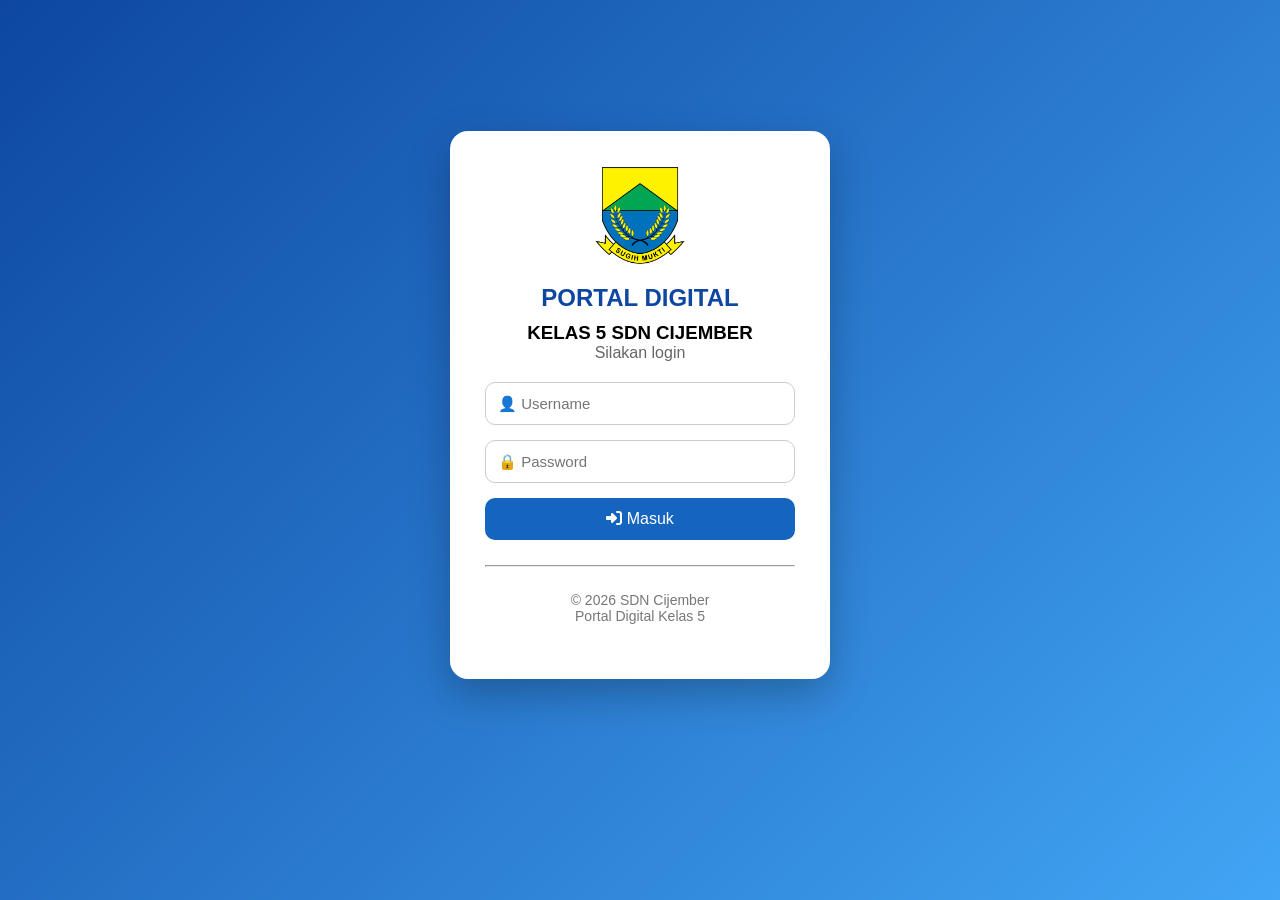
<file: index_lama.html>
<!DOCTYPE html>
<html lang="id">
<head>

<meta charset="UTF-8">
<meta name="viewport" content="width=device-width, initial-scale=1.0">

<title>Portal Digital Kelas 5 SDN Cijember</title>

<link rel="stylesheet" href="style.css">

<link rel="stylesheet"
href="https://cdnjs.cloudflare.com/ajax/libs/font-awesome/6.7.2/css/all.min.css">

</head>

<body>

<script>
if(localStorage.getItem("login")!="true"){
    window.location.href="login.html";
}
</script>

<div class="sidebar modern-sidebar"></div>

<h2>🏫 KELAS 5</h2>

<a class="active" href="index.html">
<i class="fa fa-house"></i> Beranda
</a>

<a href="pengumuman.html">
<i class="fa fa-bullhorn"></i> Pengumuman
</a>

<a href="jadwal.html">
<i class="fa fa-calendar"></i> Jadwal
</a>

<a href="tugas.html">
<i class="fa fa-book"></i> Tugas
</a>

<a href="materi.html">
<i class="fa fa-folder-open"></i> Materi
</a>

<a href="nilai.html">
<i class="fa fa-award"></i> Nilai
</a>

<a href="datasiswa.html">
<i class="fa fa-users"></i> Data Siswa
</a>

<a href="absensi.html">
<i class="fa fa-chart-column"></i> Absensi
</a>

<a href="galeri.html">
<i class="fa fa-image"></i> Galeri
</a>

<a href="#" onclick="logout()">
<i class="fa fa-right-from-bracket"></i> Logout
</a>

</div>

<div class="content">

<!-- Header -->
<div class="topbar">

<div class="header-left">

<h1>🏫 Portal Digital</h1>

<p>Kelas 5 SDN Cijember</p>

</div>

<div class="header-right">

<input
type="text"
placeholder="🔍 Cari menu..."
class="search-box">

</div>

</div>

<!-- Banner -->

<div class="banner-card">

<img
src="assets/images/banner.png"
class="banner-img">

<div class="overlay">

<h2>Selamat Datang 👋</h2>

<h3 id="namaGuru"></h3>

<p>Tahun Pelajaran 2026 / 2027</p>

</div>

</div>

<!-- Dashboard -->

<div class="dashboard-grid">

<div class="dashboard-card">

<div class="icon">👨‍🎓</div>

<h2>50</h2>

<p>Siswa</p>

</div>

<div class="dashboard-card">

<div class="icon">📖</div>

<h2>10</h2>

<p>Mapel</p>

</div>

<div class="dashboard-card">

<div class="icon">📢</div>

<h2>6</h2>

<p>Pengumuman</p>

</div>

<div class="dashboard-card">

<div class="icon">📝</div>

<h2>8</h2>

<p>Tugas</p>

</div>

</div>

<!-- Menu -->

<h2 class="judul-menu">

Menu Portal

</h2>

<div class="menu-grid">

<a href="datasiswa.html" class="menu-item">
👨‍🎓
<span>Data Siswa</span>
</a>

<a href="nilai.html" class="menu-item">
🏆
<span>Nilai</span>
</a>

<a href="materi.html" class="menu-item">
📚
<span>Materi</span>
</a>

<a href="tugas.html" class="menu-item">
📝
<span>Tugas</span>
</a>

<a href="jadwal.html" class="menu-item">
📅
<span>Jadwal</span>
</a>

<a href="pengumuman.html" class="menu-item">
📢
<span>Info</span>
</a>

<a href="galeri.html" class="menu-item">
🖼️
<span>Galeri</span>
</a>

<a href="absensi.html" class="menu-item">
📊
<span>Absensi</span>
</a>

</div>

<!-- Informasi -->

<div class="panel">

<h2>📢 Informasi Terbaru</h2>

<ul>

<li>Selamat datang di Portal Digital Kelas 5.</li>

<li>Kerjakan tugas sebelum hari Jumat.</li>

<li>Jadwal piket dapat dilihat pada menu Jadwal.</li>

</ul>

</div>

<!-- Jam -->

<div class="panel">

<h2>🕒 Jam Digital</h2>

<h1 id="jam"></h1>

</div>
</script>
<!-- Bottom Navigation -->
<nav class="bottom-nav">

<a href="index.html" class="active">
🏠
<span>Home</span>
</a>

<a href="materi.html">
📚
<span>Materi</span>
</a>

<a href="nilai.html">
🏆
<span>Nilai</span>
</a>

<a href="pengumuman.html">
📢
<span>Info</span>
</a>

<a href="galeri.html">
🖼️
<span>Galeri</span>
</a>

</nav>

<!-- Floating Button -->

<a href="login.html" class="fab">

👤

</a>
</body>
</html>
</file>
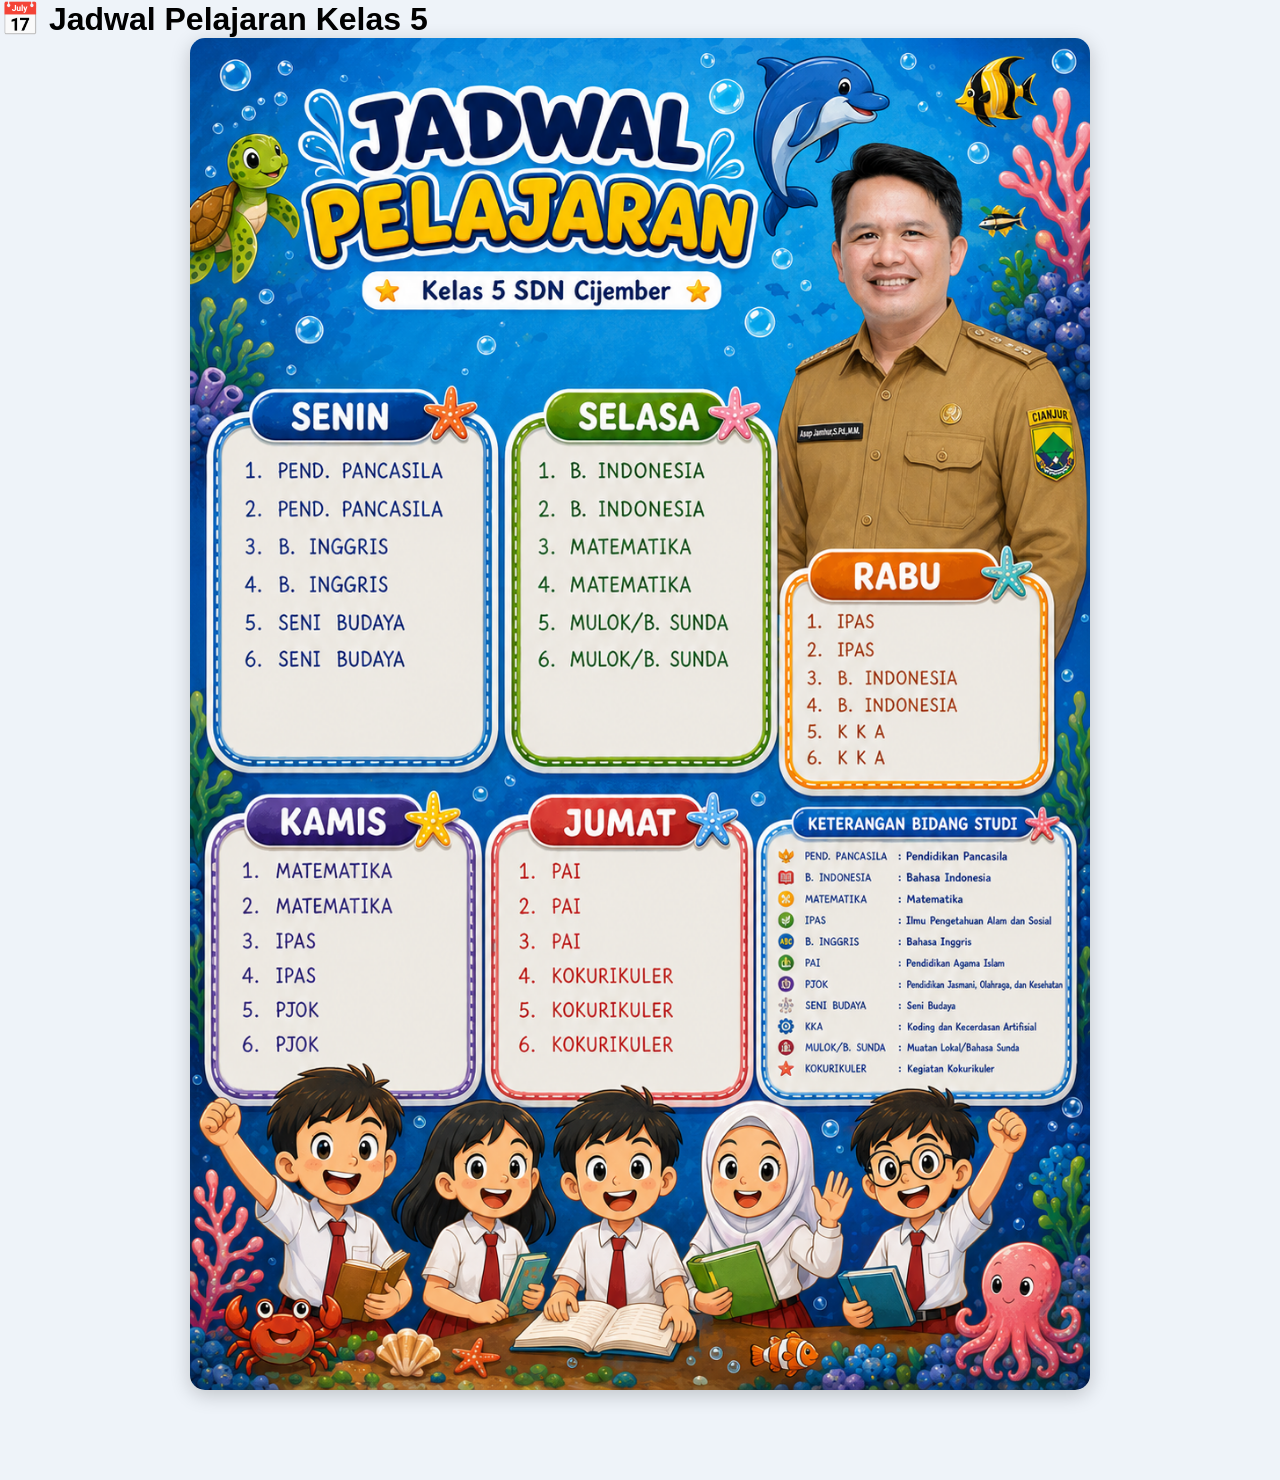
<file: jadwal.html>
<!DOCTYPE html>
<html lang="id">
<head>
    <meta charset="UTF-8">
    <meta name="viewport" content="width=device-width, initial-scale=1.0">
    <title>Jadwal Pelajaran</title>
    <link rel="stylesheet" href="style.css">
</head>

<body>

<div class="container">

    <h1>📅 Jadwal Pelajaran Kelas 5</h1>

    <img src="assets/images/jadwal.png"
         alt="Jadwal Pelajaran"
         style="width:100%;max-width:900px;display:block;margin:auto;border-radius:15px;box-shadow:0 5px 20px rgba(0,0,0,.2);">

</div>

</body>
</html>
</file>
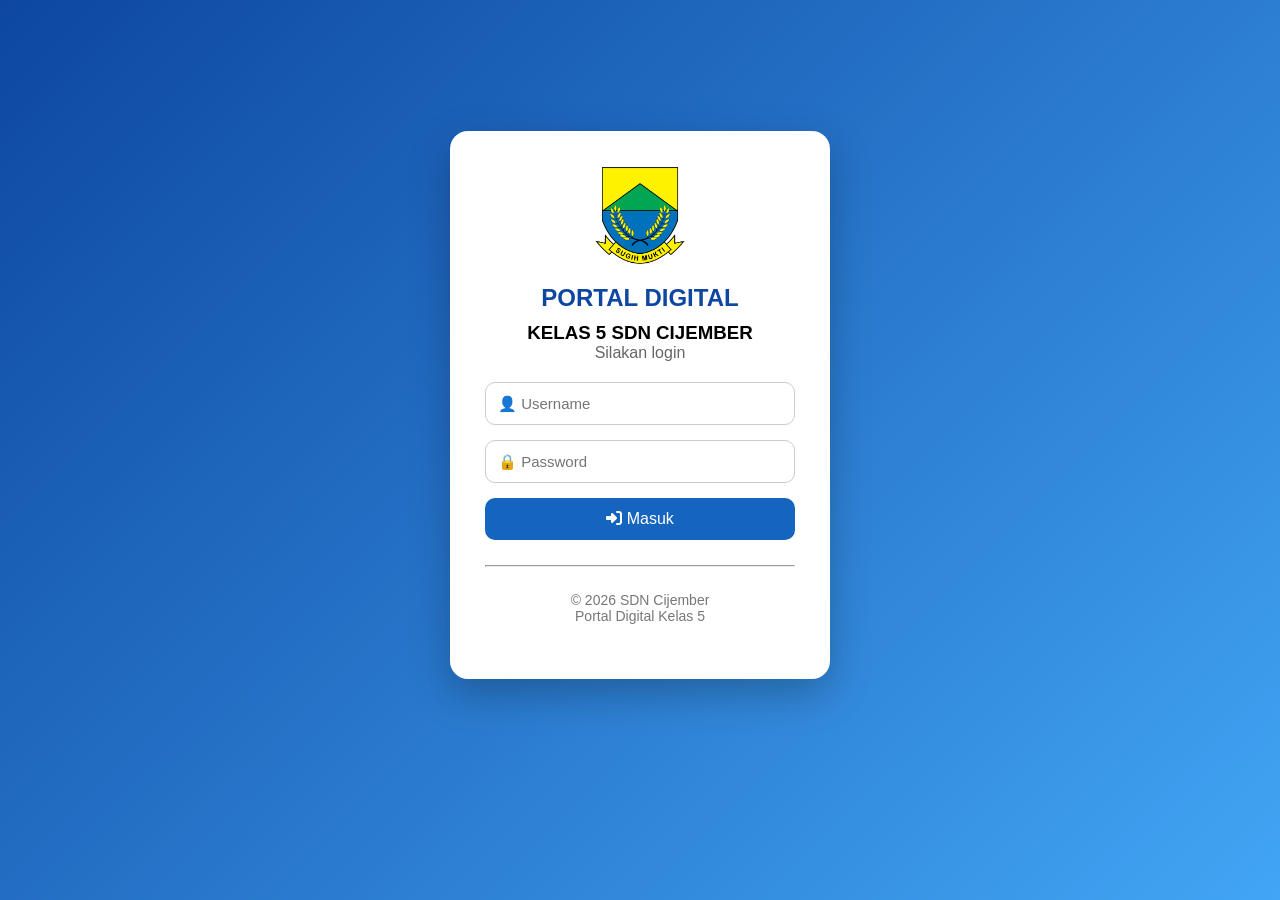
<file: login.html>
<!DOCTYPE html>
<html lang="id">
<head>

<meta charset="UTF-8">
<meta name="viewport" content="width=device-width, initial-scale=1.0">

<title>Login Guru - Portal Digital Kelas 5</title>

<link rel="stylesheet" href="style.css">

<link rel="stylesheet"
href="https://cdnjs.cloudflare.com/ajax/libs/font-awesome/6.7.2/css/all.min.css">

</head>

<body class="login-page">

<div class="login-box">

<img src="assets/images/logo.webp" class="logo">

<h2>PORTAL DIGITAL</h2>

<h3>KELAS 5 SDN CIJEMBER</h3>

<p>Silakan login </p>

<input
type="text"
id="username"
placeholder="👤 Username">

<input
type="password"
id="password"
placeholder="🔒 Password">

<button onclick="login()">

<i class="fa-solid fa-right-to-bracket"></i>

Masuk

</button>

<p id="pesan"></p>

<hr style="margin:25px 0;">

<p style="font-size:14px;color:#777;">
© 2026 SDN Cijember
<br>
Portal Digital Kelas 5
</p>

</div>
<script src="akunSiswa.js"></script>
<script src="login.js"></script>

</body>
</html>
</file>
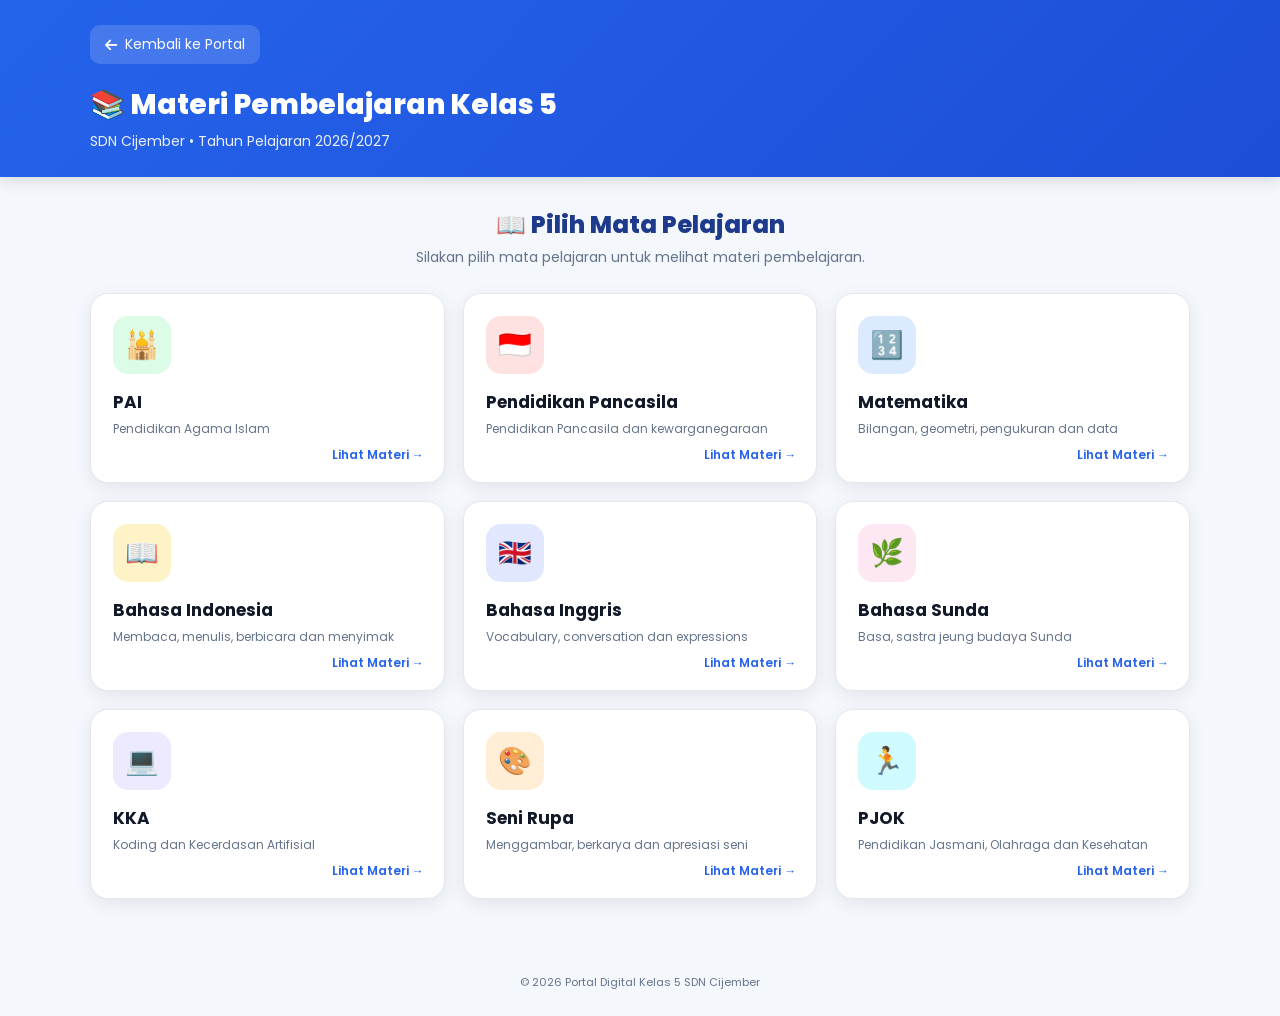
<file: materi.html>
<!DOCTYPE html>
<html lang="id">
<head>
<meta charset="UTF-8">
<meta name="viewport" content="width=device-width, initial-scale=1.0">

<title>Materi Kelas 5 - SDN Cijember</title>

<link rel="preconnect" href="https://fonts.googleapis.com">
<link rel="preconnect" href="https://fonts.gstatic.com" crossorigin>

<link href="https://fonts.googleapis.com/css2?family=Poppins:wght@400;500;600;700;800&display=swap" rel="stylesheet">

<link rel="stylesheet"
href="https://cdnjs.cloudflare.com/ajax/libs/font-awesome/6.5.2/css/all.min.css">

<style>

*{
    box-sizing:border-box;
    margin:0;
    padding:0;
}

body{
    font-family:'Poppins',sans-serif;
    background:#f4f7fb;
    color:#1f2937;
    min-height:100vh;
}

/* =====================================================
   HEADER
===================================================== */

.header{
    background:linear-gradient(135deg,#2563eb,#1d4ed8);
    color:white;
    padding:25px 20px;
    box-shadow:0 4px 15px rgba(0,0,0,.12);
}

.header-inner{
    max-width:1100px;
    margin:auto;
}

.back-btn{
    display:inline-flex;
    align-items:center;
    gap:8px;
    color:white;
    text-decoration:none;
    background:rgba(255,255,255,.15);
    padding:9px 15px;
    border-radius:10px;
    font-size:14px;
    margin-bottom:20px;
    transition:.2s;
}

.back-btn:hover{
    background:rgba(255,255,255,.25);
}

.header h1{
    font-size:28px;
    font-weight:800;
}

.header p{
    margin-top:5px;
    opacity:.9;
    font-size:14px;
}

/* =====================================================
   CONTAINER
===================================================== */

.container{
    width:calc(100% - 30px);
    max-width:1100px;
    margin:30px auto 50px;
}

/* =====================================================
   JUDUL
===================================================== */

.section-title{
    text-align:center;
    margin-bottom:25px;
}

.section-title h2{
    font-size:24px;
    color:#1e3a8a;
    font-weight:800;
}

.section-title p{
    color:#64748b;
    font-size:14px;
    margin-top:5px;
}

/* =====================================================
   GRID MAPEL
===================================================== */

.mapel-grid{
    display:grid;
    grid-template-columns:repeat(3,1fr);
    gap:18px;
}

/* =====================================================
   CARD MAPEL
===================================================== */

.mapel-card{
    background:white;
    border-radius:18px;
    padding:22px;
    min-height:190px;
    box-shadow:0 5px 18px rgba(15,23,42,.08);
    border:1px solid #e5e7eb;
    cursor:pointer;
    transition:.25s;
    position:relative;
    overflow:hidden;
}

.mapel-card:hover{
    transform:translateY(-5px);
    box-shadow:0 10px 25px rgba(15,23,42,.14);
}

.mapel-icon{
    width:58px;
    height:58px;
    border-radius:15px;
    display:flex;
    align-items:center;
    justify-content:center;
    font-size:27px;
    margin-bottom:15px;
}

.mapel-card h3{
    font-size:17px;
    color:#111827;
    margin-bottom:5px;
}

.mapel-card p{
    font-size:12px;
    color:#64748b;
    line-height:1.5;
}

.lihat{
    position:absolute;
    bottom:18px;
    right:20px;
    font-size:12px;
    color:#2563eb;
    font-weight:600;
}

/* WARNA ICON */

.pai .mapel-icon{
    background:#dcfce7;
}

.pancasila .mapel-icon{
    background:#fee2e2;
}

.matematika .mapel-icon{
    background:#dbeafe;
}

.indonesia .mapel-icon{
    background:#fef3c7;
}

.inggris .mapel-icon{
    background:#e0e7ff;
}

.sunda .mapel-icon{
    background:#fce7f3;
}

.kka .mapel-icon{
    background:#ede9fe;
}

.seni .mapel-icon{
    background:#ffedd5;
}

.pjok .mapel-icon{
    background:#cffafe;
}

/* =====================================================
   MODAL MATERI
===================================================== */

.modal{
    display:none;
    position:fixed;
    inset:0;
    background:rgba(15,23,42,.65);
    z-index:9999;
    padding:20px;
    overflow-y:auto;
}

.modal.active{
    display:flex;
    align-items:center;
    justify-content:center;
}

.modal-box{
    background:white;
    width:100%;
    max-width:850px;
    max-height:90vh;
    overflow-y:auto;
    border-radius:20px;
    box-shadow:0 20px 60px rgba(0,0,0,.25);
    animation:muncul .2s ease;
}

@keyframes muncul{
    from{
        opacity:0;
        transform:translateY(20px);
    }
    to{
        opacity:1;
        transform:translateY(0);
    }
}

.modal-header{
    padding:22px;
    background:linear-gradient(135deg,#2563eb,#1d4ed8);
    color:white;
    position:relative;
}

.modal-header h2{
    font-size:21px;
    padding-right:45px;
}

.modal-header p{
    font-size:12px;
    opacity:.9;
    margin-top:4px;
}

.close-btn{
    position:absolute;
    right:18px;
    top:18px;
    width:38px;
    height:38px;
    border:none;
    border-radius:50%;
    background:rgba(255,255,255,.18);
    color:white;
    font-size:18px;
    cursor:pointer;
}

.modal-content{
    padding:22px;
}

/* =====================================================
   SEMESTER
===================================================== */

.semester{
    margin-bottom:25px;
}

.semester-title{
    display:flex;
    align-items:center;
    gap:10px;
    margin-bottom:13px;
    padding-bottom:9px;
    border-bottom:2px solid #e5e7eb;
}

.semester-title h3{
    font-size:17px;
    color:#1e3a8a;
}

.materi-list{
    display:grid;
    gap:10px;
}

.materi-item{
    display:flex;
    align-items:center;
    gap:12px;
    background:#f8fafc;
    border:1px solid #e2e8f0;
    border-radius:12px;
    padding:13px 15px;
    cursor:pointer;
    transition:.2s;
}

.materi-item:hover{
    background:#eff6ff;
    border-color:#93c5fd;
    transform:translateX(3px);
}

.nomor{
    width:32px;
    height:32px;
    min-width:32px;
    display:flex;
    align-items:center;
    justify-content:center;
    border-radius:9px;
    background:#dbeafe;
    color:#1d4ed8;
    font-size:13px;
    font-weight:700;
}

.materi-info{
    flex:1;
}

.materi-info strong{
    display:block;
    font-size:13px;
    color:#1f2937;
}

.materi-info span{
    font-size:11px;
    color:#64748b;
}

.materi-arrow{
    color:#2563eb;
}

/* =====================================================
   DETAIL MATERI
===================================================== */

.detail{
    display:none;
}

.detail.active{
    display:block;
}

.back-materi{
    border:none;
    background:#eff6ff;
    color:#1d4ed8;
    padding:9px 13px;
    border-radius:9px;
    cursor:pointer;
    margin-bottom:18px;
    font-family:inherit;
    font-size:12px;
    font-weight:600;
}

.detail-box{
    background:#f8fafc;
    border:1px solid #e2e8f0;
    border-radius:15px;
    padding:20px;
}

.detail-box h3{
    color:#1e3a8a;
    font-size:19px;
    margin-bottom:12px;
}

.detail-box p{
    font-size:13px;
    line-height:1.8;
    color:#475569;
}

.info-box{
    margin-top:18px;
    padding:15px;
    background:#eff6ff;
    border-left:4px solid #2563eb;
    border-radius:8px;
}

.info-box strong{
    font-size:13px;
    color:#1e3a8a;
}

.info-box p{
    margin-top:5px;
    font-size:12px;
}

/* =====================================================
   FOOTER
===================================================== */

.footer{
    text-align:center;
    color:#64748b;
    font-size:11px;
    padding:25px 15px;
}

/* =====================================================
   RESPONSIVE
===================================================== */

@media(max-width:850px){

    .mapel-grid{
        grid-template-columns:repeat(2,1fr);
    }

}

@media(max-width:550px){

    .header{
        padding:20px 15px;
    }

    .header h1{
        font-size:21px;
    }

    .container{
        width:calc(100% - 20px);
        margin-top:20px;
    }

    .section-title h2{
        font-size:20px;
    }

    .mapel-grid{
        grid-template-columns:1fr 1fr;
        gap:10px;
    }

    .mapel-card{
        min-height:170px;
        padding:16px;
        border-radius:15px;
    }

    .mapel-icon{
        width:48px;
        height:48px;
        font-size:22px;
        border-radius:12px;
        margin-bottom:12px;
    }

    .mapel-card h3{
        font-size:14px;
    }

    .mapel-card p{
        font-size:10px;
    }

    .lihat{
        font-size:10px;
        bottom:14px;
        right:15px;
    }

    .modal{
        padding:10px;
    }

    .modal-box{
        max-height:94vh;
        border-radius:16px;
    }

    .modal-header{
        padding:18px;
    }

    .modal-header h2{
        font-size:18px;
    }

    .modal-content{
        padding:15px;
    }

    .materi-info strong{
        font-size:12px;
    }

}

</style>
</head>

<body>

<!-- =====================================================
     HEADER
===================================================== -->

<header class="header">

    <div class="header-inner">

        <a href="index.html" class="back-btn">
            <i class="fa-solid fa-arrow-left"></i>
            Kembali ke Portal
        </a>

        <h1>
            📚 Materi Pembelajaran Kelas 5
        </h1>

        <p>
            SDN Cijember • Tahun Pelajaran 2026/2027
        </p>

    </div>

</header>


<!-- =====================================================
     CONTENT
===================================================== -->

<main class="container">

    <div class="section-title">

        <h2>
            📖 Pilih Mata Pelajaran
        </h2>

        <p>
            Silakan pilih mata pelajaran untuk melihat materi pembelajaran.
        </p>

    </div>


    <div class="mapel-grid">

        <!-- PAI -->

        <div class="mapel-card pai"
             onclick="bukaMapel('pai')">

            <div class="mapel-icon">
                🕌
            </div>

            <h3>PAI</h3>

            <p>
                Pendidikan Agama Islam
            </p>

            <div class="lihat">
                Lihat Materi →
            </div>

        </div>


        <!-- PANCASILA -->

        <div class="mapel-card pancasila"
             onclick="bukaMapel('pancasila')">

            <div class="mapel-icon">
                🇮🇩
            </div>

            <h3>Pendidikan Pancasila</h3>

            <p>
                Pendidikan Pancasila dan kewarganegaraan
            </p>

            <div class="lihat">
                Lihat Materi →
            </div>

        </div>


        <!-- MATEMATIKA -->

        <div class="mapel-card matematika"
             onclick="bukaMapel('matematika')">

            <div class="mapel-icon">
                🔢
            </div>

            <h3>Matematika</h3>

            <p>
                Bilangan, geometri, pengukuran dan data
            </p>

            <div class="lihat">
                Lihat Materi →
            </div>

        </div>


        <!-- BAHASA INDONESIA -->

        <div class="mapel-card indonesia"
             onclick="bukaMapel('indonesia')">

            <div class="mapel-icon">
                📖
            </div>

            <h3>Bahasa Indonesia</h3>

            <p>
                Membaca, menulis, berbicara dan menyimak
            </p>

            <div class="lihat">
                Lihat Materi →
            </div>

        </div>


        <!-- BAHASA INGGRIS -->

        <div class="mapel-card inggris"
             onclick="bukaMapel('inggris')">

            <div class="mapel-icon">
                🇬🇧
            </div>

            <h3>Bahasa Inggris</h3>

            <p>
                Vocabulary, conversation dan expressions
            </p>

            <div class="lihat">
                Lihat Materi →
            </div>

        </div>


        <!-- BAHASA SUNDA -->

        <div class="mapel-card sunda"
             onclick="bukaMapel('sunda')">

            <div class="mapel-icon">
                🌿
            </div>

            <h3>Bahasa Sunda</h3>

            <p>
                Basa, sastra jeung budaya Sunda
            </p>

            <div class="lihat">
                Lihat Materi →
            </div>

        </div>


        <!-- KKA -->

        <div class="mapel-card kka"
             onclick="bukaMapel('kka')">

            <div class="mapel-icon">
                💻
            </div>

            <h3>KKA</h3>

            <p>
                Koding dan Kecerdasan Artifisial
            </p>

            <div class="lihat">
                Lihat Materi →
            </div>

        </div>


        <!-- SENI RUPA -->

        <div class="mapel-card seni"
             onclick="bukaMapel('seni')">

            <div class="mapel-icon">
                🎨
            </div>

            <h3>Seni Rupa</h3>

            <p>
                Menggambar, berkarya dan apresiasi seni
            </p>

            <div class="lihat">
                Lihat Materi →
            </div>

        </div>


        <!-- PJOK -->

        <div class="mapel-card pjok"
             onclick="bukaMapel('pjok')">

            <div class="mapel-icon">
                🏃
            </div>

            <h3>PJOK</h3>

            <p>
                Pendidikan Jasmani, Olahraga dan Kesehatan
            </p>

            <div class="lihat">
                Lihat Materi →
            </div>

        </div>

    </div>

</main>


<!-- =====================================================
     MODAL
===================================================== -->

<div class="modal" id="modalMateri">

    <div class="modal-box">

        <div class="modal-header">

            <button
                class="close-btn"
                onclick="tutupModal()">
                ×
            </button>

            <h2 id="judulMapel">
                Materi
            </h2>

            <p id="subjudulMapel">
                Kelas 5 SDN Cijember
            </p>

        </div>


        <div class="modal-content">

            <!-- DAFTAR -->

            <div id="daftarMateri">

                <div class="semester">

                    <div class="semester-title">

                        <span>📘</span>

                        <h3>
                            Semester 1
                        </h3>

                    </div>

                    <div
                        class="materi-list"
                        id="semester1">
                    </div>

                </div>


                <div class="semester">

                    <div class="semester-title">

                        <span>📗</span>

                        <h3>
                            Semester 2
                        </h3>

                    </div>

                    <div
                        class="materi-list"
                        id="semester2">
                    </div>

                </div>

            </div>


            <!-- DETAIL -->

            <div
                class="detail"
                id="detailMateri">

                <button
                    class="back-materi"
                    onclick="kembaliKeDaftar()">

                    <i class="fa-solid fa-arrow-left"></i>
                    Kembali ke daftar materi

                </button>

                <div class="detail-box">

                    <h3 id="judulDetail">
                        Materi
                    </h3>

                    <p id="isiDetail">
                    </p>

                    <div class="info-box">

                        <strong>
                            💡 Catatan Pembelajaran
                        </strong>

                        <p>
                            Materi lengkap, gambar,
                            video pembelajaran,
                            LKPD, dan latihan soal
                            dapat ditambahkan pada
                            bagian ini.
                        </p>

                    </div>

                </div>

            </div>

        </div>

    </div>

</div>


<!-- =====================================================
     FOOTER
===================================================== -->

<footer class="footer">

    © 2026 Portal Digital Kelas 5 SDN Cijember

</footer>
<script>

/* =========================================================
   DATA MATERI KELAS 5
   PORTAL DIGITAL SDN CIJEMBER
========================================================= */

const dataMateri = {

    pai: {
        judul: "🕌 Pendidikan Agama Islam",

        semester1: [
            "Mengenal Allah melalui Asmaul Husna",
            "Kitab-kitab Allah",
            "Rasul dan keteladanan",
            "Akhlak terpuji dalam kehidupan",
            "Salat dan ibadah",
            "Kisah keteladanan Nabi"
        ],

        semester2: [
            "Iman kepada hari akhir",
            "Akhlak kepada orang tua dan guru",
            "Kerukunan dan toleransi",
            "Zakat, infak dan sedekah",
            "Puasa dan hikmahnya",
            "Kisah tokoh Islam"
        ]
    },


    pancasila: {
        judul: "🇮🇩 Pendidikan Pancasila",

        semester1: [
            "Pancasila sebagai dasar negara",
            "Makna nilai-nilai Pancasila",
            "Penerapan Pancasila dalam kehidupan",
            "Norma dan aturan",
            "Hak dan kewajiban",
            "Tanggung jawab"
        ],

        semester2: [
            "Keberagaman Indonesia",
            "Menghargai perbedaan",
            "Persatuan dan kesatuan",
            "Gotong royong",
            "Musyawarah",
            "Menjadi warga negara yang baik"
        ]
    },


    matematika: {
        judul: "🔢 Matematika",

        semester1: [
            "Bilangan cacah sampai 1.000.000",
            "Membaca dan menulis bilangan",
            "Nilai tempat",
            "Membandingkan bilangan",
            "Mengurutkan bilangan",
            "Komposisi dan dekomposisi bilangan",
            "Operasi penjumlahan",
            "Operasi pengurangan",
            "Operasi perkalian",
            "Operasi pembagian",
            "Pecahan",
            "Pecahan senilai"
        ],

        semester2: [
            "Desimal",
            "Persen",
            "Hubungan pecahan, desimal dan persen",
            "KPK",
            "FPB",
            "Pengukuran panjang",
            "Pengukuran berat",
            "Waktu",
            "Bangun datar",
            "Bangun ruang",
            "Data",
            "Tabel dan diagram"
        ]
    },


    indonesia: {
        judul: "📖 Bahasa Indonesia",

        semester1: [
            "Membaca dan memahami teks",
            "Ide pokok dan informasi penting",
            "Kosakata dan makna kata",
            "Teks deskripsi",
            "Teks narasi",
            "Puisi",
            "Puisi akrostik"
        ],

        semester2: [
            "Iklan dan informasi",
            "Surat",
            "Teks prosedur",
            "Meringkas teks",
            "Presentasi",
            "Berbicara",
            "Berdiskusi"
        ]
    },


    inggris: {
        judul: "🇬🇧 Bahasa Inggris",

        semester1: [
            "Greetings and Introduction",
            "Numbers",
            "Days and Months",
            "Family",
            "School Activities",
            "Things Around Us"
        ],

        semester2: [
            "Daily Activities",
            "Hobbies",
            "Food and Drinks",
            "Describing People",
            "Describing Things",
            "Simple Conversation"
        ]
    },


    sunda: {
        judul: "🌿 Bahasa Sunda",

        semester1: [
            "Paguneman",
            "Undak-usuk basa Sunda",
            "Maca jeung maham bacaan",
            "Nulis basa Sunda",
            "Kecap jeung hartina",
            "Sastra Sunda"
        ],

        semester2: [
            "Carita pondok",
            "Sisindiran",
            "Sajak Sunda",
            "Aksara Sunda",
            "Kabudayaan Sunda",
            "Ngagunakeun basa Sunda dina kahirupan"
        ]
    },


    kka: {
        judul: "💻 KKA – Koding dan Kecerdasan Artifisial",

        semester1: [
            "Berpikir komputasional",
            "Pola dan pengelompokan",
            "Algoritma sederhana",
            "Urutan langkah",
            "Pemecahan masalah",
            "Koding visual"
        ],

        semester2: [
            "Pengenalan kecerdasan artifisial",
            "Cara kerja AI secara sederhana",
            "Pemanfaatan AI untuk belajar",
            "Etika menggunakan AI",
            "Keamanan dan privasi digital",
            "Membuat proyek sederhana"
        ]
    },


    seni: {
        judul: "🎨 Seni Rupa",

        semester1: [
            "Unsur-unsur seni rupa",
            "Garis dan bentuk",
            "Warna",
            "Komposisi",
            "Menggambar objek",
            "Menggambar ekspresif"
        ],

        semester2: [
            "Poster",
            "Ilustrasi",
            "Kolase",
            "Karya dekoratif",
            "Karya tiga dimensi",
            "Apresiasi karya seni rupa"
        ]
    },


    pjok: {
        judul: "🏃 PJOK",

        semester1: [
            "Gerak dasar lokomotor",
            "Gerak dasar nonlokomotor",
            "Permainan bola besar",
            "Permainan bola kecil",
            "Atletik",
            "Kebugaran jasmani"
        ],

        semester2: [
            "Bulu tangkis",
            "Senam",
            "Aktivitas ritmik",
            "Permainan tradisional",
            "Pola hidup sehat",
            "Keselamatan dalam aktivitas olahraga"
        ]
    }

};


/* =========================================================
   MEMBUKA MATA PELAJARAN
========================================================= */

function bukaMapel(kode) {

    console.log("Klik mata pelajaran:", kode);

    const data = dataMateri[kode];

    if (!data) {
        alert("Materi mata pelajaran tidak ditemukan.");
        return;
    }

    const modal = document.getElementById("modalMateri");
    const judul = document.getElementById("judulMapel");
    const subjudul = document.getElementById("subjudulMapel");

    const daftar = document.getElementById("daftarMateri");
    const detail = document.getElementById("detailMateri");

    if (!modal || !judul || !subjudul || !daftar || !detail) {

        alert(
            "Bagian materi belum lengkap. " +
            "Silakan periksa kembali struktur HTML."
        );

        return;
    }


    /* Judul */

    judul.textContent = data.judul;

    subjudul.textContent =
        "Kelas 5 SDN Cijember • Tahun Pelajaran 2026/2027";


    /* Buat daftar semester */

    buatDaftar(
        "semester1",
        data.semester1
    );

    buatDaftar(
        "semester2",
        data.semester2
    );


    /* Tampilkan daftar */

    daftar.style.display = "block";

    detail.classList.remove("active");


    /* Buka modal */

    modal.classList.add("active");


    /* Kunci scroll halaman */

    document.body.style.overflow = "hidden";

}


/* =========================================================
   MEMBUAT DAFTAR MATERI
========================================================= */

function buatDaftar(id, data) {

    const container =
        document.getElementById(id);

    if (!container) {
        console.error(
            "Container tidak ditemukan:",
            id
        );
        return;
    }


    container.innerHTML = "";


    if (!data || data.length === 0) {

        container.innerHTML = `
            <div class="materi-item">
                <div class="materi-info">
                    <strong>
                        Materi belum tersedia
                    </strong>
                </div>
            </div>
        `;

        return;
    }


    data.forEach(
        function(nama, index) {

            const item =
                document.createElement("div");

            item.className =
                "materi-item";


            item.setAttribute(
                "role",
                "button"
            );


            item.innerHTML = `

                <div class="nomor">
                    ${index + 1}
                </div>

                <div class="materi-info">

                    <strong>
                        ${nama}
                    </strong>

                    <span>
                        Klik untuk mempelajari materi
                    </span>

                </div>

                <div class="materi-arrow">

                    <i class="fa-solid fa-chevron-right"></i>

                </div>

            `;


            item.onclick =
                function() {

                    bukaDetail(nama);

                };


            container.appendChild(item);

        }
    );

}


/* =========================================================
   MEMBUKA DETAIL MATERI
========================================================= */

function bukaDetail(nama) {

    const judulDetail =
        document.getElementById(
            "judulDetail"
        );

    const isiDetail =
        document.getElementById(
            "isiDetail"
        );

    const daftarMateri =
        document.getElementById(
            "daftarMateri"
        );

    const detailMateri =
        document.getElementById(
            "detailMateri"
        );


    if (
        !judulDetail ||
        !isiDetail ||
        !daftarMateri ||
        !detailMateri
    ) {

        alert(
            "Bagian detail materi tidak ditemukan."
        );

        return;
    }


    /* Judul materi */

    judulDetail.textContent =
        nama;


    /* Isi sementara */

    isiDetail.innerHTML = `

        <h4>
            📖 Ayo Belajar!
        </h4>

        <p>
            Selamat belajar tentang
            <strong>${nama}</strong>.
        </p>

        <p>
            Materi pembelajaran akan disajikan
            secara bertahap agar mudah dipahami
            oleh siswa kelas 5.
        </p>

        <h4>
            🎯 Tujuan Pembelajaran
        </h4>

        <p>
            Setelah mempelajari materi ini,
            siswa diharapkan mampu memahami
            konsep utama materi,
            memberikan contoh,
            dan menerapkannya dalam kehidupan
            sehari-hari.
        </p>

        <div class="info-box">

            <strong>
                💡 Tips Belajar
            </strong>

            <p>
                Bacalah materi dengan teliti,
                perhatikan contoh,
                kemudian kerjakan latihan
                yang diberikan.
            </p>

        </div>

        <h4>
            🌟 Pesan untuk Siswa
        </h4>

        <p>
            Jangan takut salah ketika belajar.
            Terus mencoba dan bertanya kepada
            guru jika ada bagian yang belum
            dipahami.
        </p>

    `;


    /* Sembunyikan daftar */

    daftarMateri.style.display =
        "none";


    /* Tampilkan detail */

    detailMateri.classList.add(
        "active"
    );

}


/* =========================================================
   KEMBALI KE DAFTAR MATERI
========================================================= */

function kembaliKeDaftar() {

    const detail =
        document.getElementById(
            "detailMateri"
        );

    const daftar =
        document.getElementById(
            "daftarMateri"
        );


    if (detail) {

        detail.classList.remove(
            "active"
        );

    }


    if (daftar) {

        daftar.style.display =
            "block";

    }

}


/* =========================================================
   MENUTUP MODAL
========================================================= */

function tutupModal() {

    const modal =
        document.getElementById(
            "modalMateri"
        );


    if (modal) {

        modal.classList.remove(
            "active"
        );

    }


    /* Aktifkan kembali scroll halaman */

    document.body.style.overflow =
        "auto";

}


/* =========================================================
   KLIK DI LUAR MODAL
========================================================= */

document.addEventListener(
    "DOMContentLoaded",
    function() {

        const modal =
            document.getElementById(
                "modalMateri"
            );


        if (!modal) return;


        modal.addEventListener(
            "click",
            function(e) {

                if (
                    e.target === modal
                ) {

                    tutupModal();

                }

            }
        );

    }
);


/* =========================================================
   TOMBOL ESCAPE
========================================================= */

document.addEventListener(
    "keydown",
    function(e) {

        if (
            e.key === "Escape"
        ) {

            tutupModal();

        }

    }
);


/* =========================================================
   SELESAI
========================================================= */

console.log(
    "✅ Sistem Materi Kelas 5 SDN Cijember aktif."
);

</script>
</body>
</html>
</file>
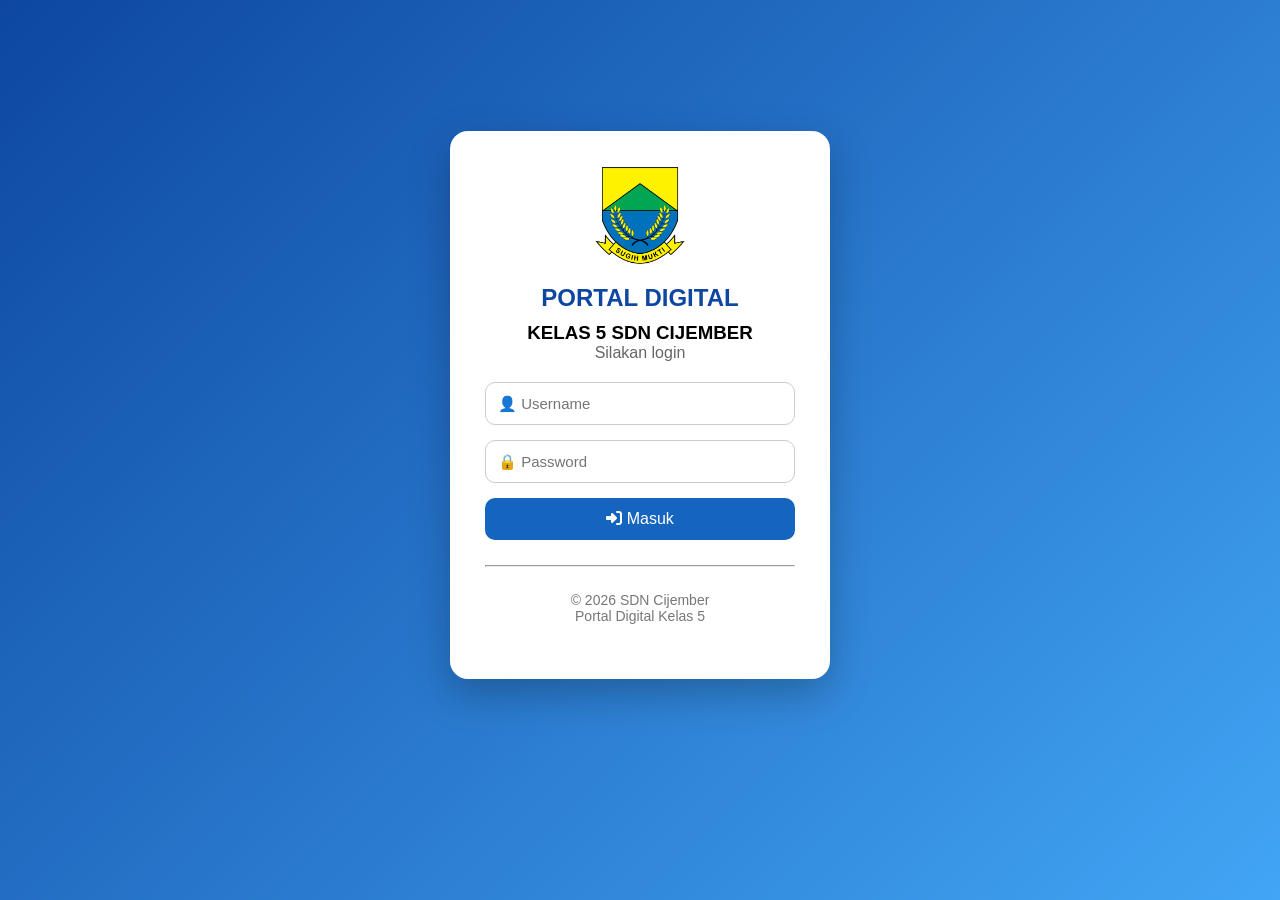
<file: nilai.html>
<!DOCTYPE html>
<html lang="id">

<head>

<meta charset="UTF-8">
<meta name="viewport" content="width=device-width, initial-scale=1.0">

<title>Nilai Siswa Kelas 5 SDN Cijember</title>

<link rel="stylesheet" href="style.css">

<link rel="stylesheet"
href="https://cdnjs.cloudflare.com/ajax/libs/font-awesome/6.7.2/css/all.min.css">

</head>

<body>

<script>

// Cek Login
if(localStorage.getItem("login")!="true"){
    window.location.href="login.html";
}


</script>

<!-- ===================== SIDEBAR ===================== -->

<div class="sidebar">

<h2>🏫 KELAS 5</h2>

<a href="#" id="menuBeranda">
<i class="fa-solid fa-house"></i>
Beranda
</a>

<a href="pengumuman.html">
<i class="fa-solid fa-bullhorn"></i>
Pengumuman
</a>

<a href="jadwal.html">
<i class="fa-solid fa-calendar"></i>
Jadwal
</a>

<a href="tugas.html">
<i class="fa-solid fa-book"></i>
Tugas
</a>

<a href="materi.html">
<i class="fa-solid fa-folder-open"></i>
Materi
</a>

<a href="nilai.html" class="active">
<i class="fa-solid fa-award"></i>
<span id="judulMenu">Nilai</span>
</a>

<a href="datasiswa.html" id="menuData">
<i class="fa-solid fa-users"></i>
Data Siswa
</a>

<a href="galeri.html">
<i class="fa-solid fa-image"></i>
Galeri
</a>

<a href="absensi.html">
<i class="fa-solid fa-chart-column"></i>
<span id="judulAbsensi">Absensi</span>
</a>

<a href="#" onclick="logout()">
<i class="fa-solid fa-right-from-bracket"></i>
Logout
</a>

</div>

<!-- ===================== CONTENT ===================== -->

<div class="content">

<h1 id="judulHalaman">
📊 Nilai Siswa Kelas 5 SDN Cijember
</h1>

<p id="namaLogin"
style="font-size:18px;font-weight:bold;margin-bottom:20px;">
</p>

<input
type="text"
id="cari"
placeholder="🔍 Cari nama siswa..."
style="width:100%;
padding:12px;
border-radius:10px;
margin-bottom:20px;">

<div style="overflow-x:auto;">

<table>

<thead>

<tr>

<th>Ranking</th>
<th>Nama</th>
<th>NISN</th>
<th>MTK</th>
<th>Pancasila</th>
<th>IPAS</th>
<th>Indonesia</th>
<th>Sunda</th>
<th>PAI</th>
<th>Seni</th>
<th>Inggris</th>
<th>KKA</th>
<th>PJOK</th>
<th>Rata-rata</th>
<th>Predikat</th>

</tr>

</thead>

<tbody id="tabelNilai">

</tbody>

</table>

</div>

</div>

<script>
const roleLogin = localStorage.getItem("role");
// ========================
// MENU LOGIN
// ========================

if(roleLogin=="guru"){

document.getElementById("menuBeranda").href="index.html";

document.getElementById("namaLogin").innerHTML=
"👨‍🏫 "+localStorage.getItem("namaGuru");

}else{

document.getElementById("menuBeranda").href="dashboard-siswa.html";

document.getElementById("judulMenu").innerHTML="Nilai Saya";

document.getElementById("judulAbsensi").innerHTML="Absensi Saya";

document.getElementById("menuData").style.display="none";

document.getElementById("judulHalaman").innerHTML="📊 Nilai Saya";

document.getElementById("namaLogin").innerHTML=
"👨‍🎓 "+localStorage.getItem("namaSiswa");

// siswa tidak perlu pencarian
document.getElementById("cari").style.display="none";

}

// ========================
// LOGOUT
// ========================

function logout(){

if(confirm("Yakin ingin logout?")){

localStorage.clear();

window.location.href="login.html";

}

}

</script>

<script src="nilai.js"></script>

</body>

</html>
</file>
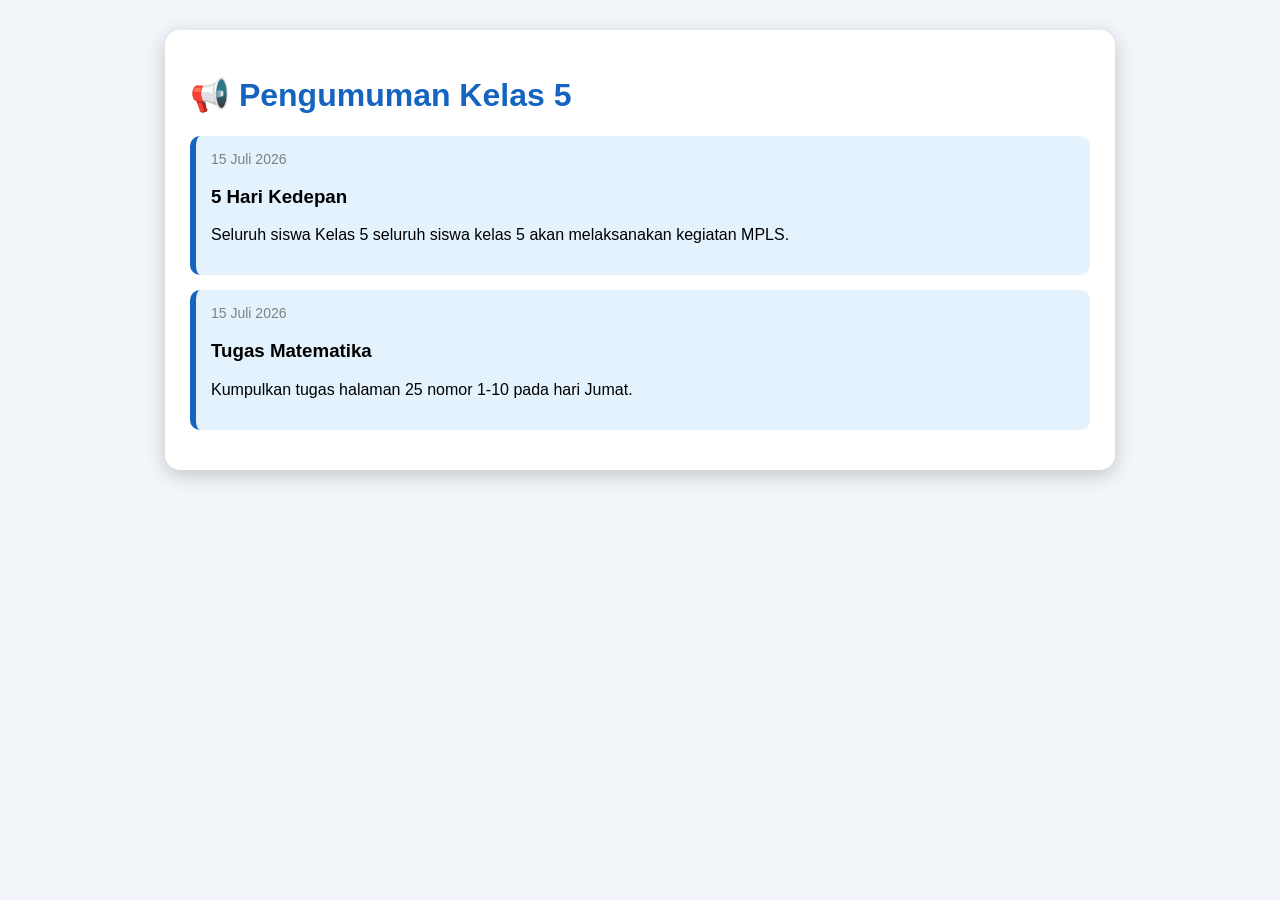
<file: pengumuman.html>
<!DOCTYPE html>
<html lang="id">
<head>
<meta charset="UTF-8">
<meta name="viewport" content="width=device-width, initial-scale=1.0">
<title>Pengumuman</title>

<style>
body{
    font-family:Arial,sans-serif;
    background:#f2f5f9;
    margin:0;
    padding:30px;
}

.box{
    max-width:900px;
    margin:auto;
    background:white;
    border-radius:15px;
    padding:25px;
    box-shadow:0 5px 20px rgba(0,0,0,.2);
}

h1{
    color:#1565c0;
}

.pengumuman{
    background:#e3f2fd;
    padding:15px;
    border-left:6px solid #1565c0;
    margin:15px 0;
    border-radius:10px;
}

.tanggal{
    color:gray;
    font-size:14px;
}
</style>

</head>

<body>

<div class="box">

<h1>📢 Pengumuman Kelas 5</h1>

<div class="pengumuman">
<div class="tanggal">15 Juli 2026</div>

<h3>5 Hari Kedepan </h3>

<p>Seluruh siswa Kelas 5 seluruh siswa kelas 5 akan melaksanakan kegiatan MPLS.</p>

</div>

<div class="pengumuman">

<div class="tanggal">15 Juli 2026</div>

<h3>Tugas Matematika</h3>

<p>Kumpulkan tugas halaman 25 nomor 1-10 pada hari Jumat.</p>

</div>

</div>

</body>
</html>
</file>
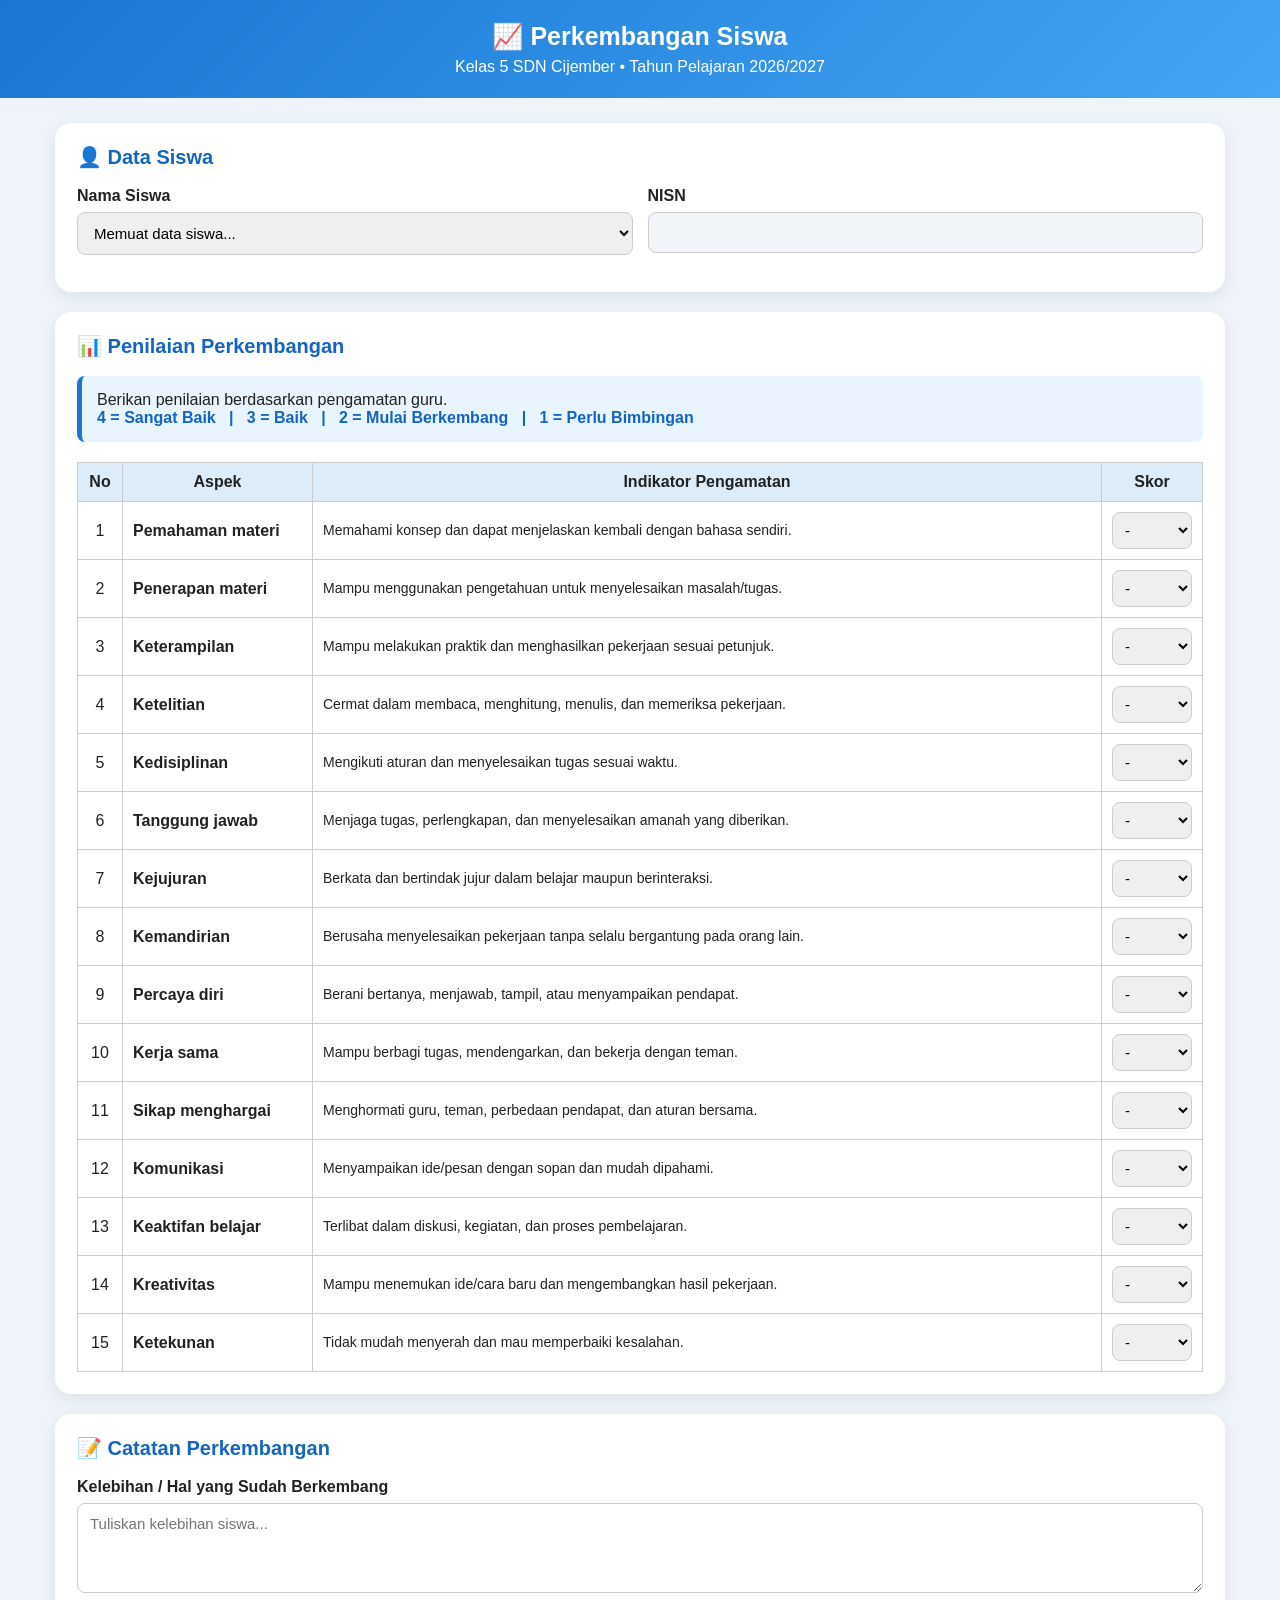
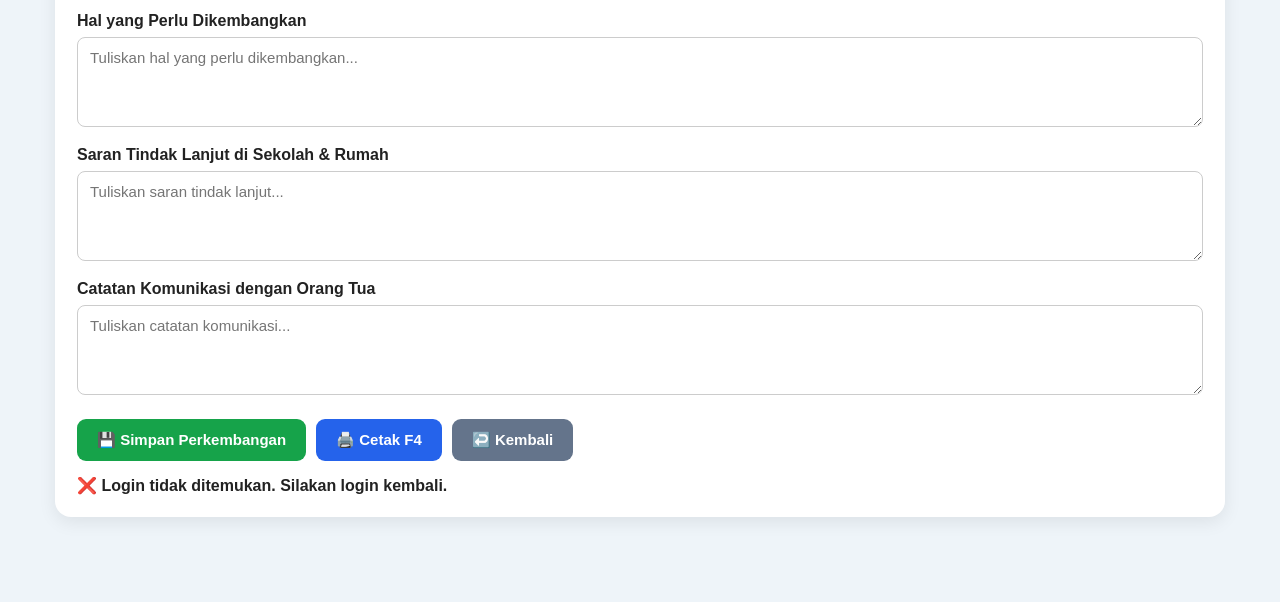
<file: perkembangan.html>
<!DOCTYPE html>
<html lang="id">
<head>
<meta charset="UTF-8">
<meta name="viewport" content="width=device-width, initial-scale=1.0">

<title>Perkembangan Siswa - Kelas 5 SDN Cijember</title>

<style>

* {
    box-sizing: border-box;
}

body {
    margin: 0;
    font-family: Arial, sans-serif;
    background: #eef4f9;
    color: #222;
}

.header {
    background: linear-gradient(135deg, #1976d2, #42a5f5);
    color: white;
    padding: 22px;
    text-align: center;
}

.header h1 {
    margin: 0;
    font-size: 25px;
}

.header p {
    margin: 7px 0 0;
}

.container {
    max-width: 1200px;
    margin: 25px auto;
    padding: 0 15px 40px;
}

.card {
    background: white;
    border-radius: 16px;
    padding: 22px;
    margin-bottom: 20px;
    box-shadow: 0 5px 18px rgba(0,0,0,.08);
}

.judul-card {
    font-size: 20px;
    font-weight: bold;
    margin-bottom: 18px;
    color: #1565c0;
}

.grid {
    display: grid;
    grid-template-columns: 1fr 1fr;
    gap: 15px;
}

.form-group {
    margin-bottom: 15px;
}

label {
    display: block;
    font-weight: bold;
    margin-bottom: 7px;
}

input,
select,
textarea {
    width: 100%;
    padding: 11px 12px;
    border: 1px solid #ccc;
    border-radius: 8px;
    font-size: 15px;
    font-family: inherit;
}

textarea {
    min-height: 90px;
    resize: vertical;
}

input[readonly] {
    background: #f1f5f9;
}

table {
    width: 100%;
    border-collapse: collapse;
    margin-top: 10px;
}

th,
td {
    border: 1px solid #ccc;
    padding: 10px;
    vertical-align: middle;
}

th {
    background: #dcecf9;
    text-align: center;
}

td:first-child {
    text-align: center;
    width: 45px;
}

.aspek {
    font-weight: bold;
    width: 190px;
}

.indikator {
    font-size: 14px;
    line-height: 1.4;
}

.nilai {
    text-align: center;
    width: 100px;
}

.nilai select {
    width: 80px;
    padding: 8px;
}

.btn-area {
    display: flex;
    flex-wrap: wrap;
    gap: 10px;
    margin-top: 20px;
}

button {
    border: none;
    border-radius: 9px;
    padding: 12px 20px;
    cursor: pointer;
    font-size: 15px;
    font-weight: bold;
}

.btn-simpan {
    background: #16a34a;
    color: white;
}

.btn-cetak {
    background: #2563eb;
    color: white;
}

.btn-kembali {
    background: #64748b;
    color: white;
}

.btn-hapus {
    background: #dc2626;
    color: white;
}

button:hover {
    opacity: .9;
}

#pesan {
    margin-top: 15px;
    font-weight: bold;
}

.hidden {
    display: none !important;
}

.info-siswa {
    background: #e8f4ff;
    border-left: 5px solid #1976d2;
    padding: 15px;
    margin-bottom: 20px;
    border-radius: 8px;
}

.info-siswa strong {
    color: #1565c0;
}

.loading {
    text-align: center;
    padding: 30px;
    font-size: 17px;
}

/* =========================================================
   CETAK F4
   ========================================================= */

.area-cetak {
    display: none;
}

@media print {

    @page {
        size: F4 portrait;
        margin: 10mm;
    }

    body {
        background: white;
    }

    body * {
        visibility: hidden;
    }

    .area-cetak,
    .area-cetak * {
        visibility: visible;
    }

    .area-cetak {
        display: block;
        position: absolute;
        left: 0;
        top: 0;
        width: 100%;
        background: white;
    }

    .no-print {
        display: none !important;
    }

    .print-title {
        text-align: center;
        margin-bottom: 8px;
    }

    .print-title h1 {
        margin: 0;
        font-size: 18px;
    }

    .print-title h2 {
        margin: 3px 0;
        font-size: 14px;
    }

    .print-title p {
        margin: 2px;
        font-size: 11px;
    }

    .data-identitas {
        width: 100%;
        border-collapse: collapse;
        margin-bottom: 7px;
    }

    .data-identitas td {
        border: 1px solid #777;
        padding: 5px;
        font-size: 10px;
    }

    .data-identitas .label {
        width: 100px;
        background: #e7f2fa;
        font-weight: bold;
    }

    .tabel-cetak {
        width: 100%;
        border-collapse: collapse;
        font-size: 8.5px;
    }

    .tabel-cetak th,
    .tabel-cetak td {
        border: 1px solid #555;
        padding: 4px;
    }

    .tabel-cetak th {
        background: #dcecf9 !important;
        text-align: center;
    }

    .tabel-cetak .center {
        text-align: center;
    }

    .tabel-catatan {
        width: 100%;
        border-collapse: collapse;
        margin-top: 6px;
        font-size: 9px;
    }

    .tabel-catatan td {
        border: 1px solid #777;
        padding: 6px;
        height: 35px;
    }

    .tabel-catatan .label {
        width: 180px;
        background: #e7f2fa;
        font-weight: bold;
    }

    .keterangan {
        font-size: 8.5px;
        margin-top: 5px;
    }

    .ttd {
        width: 100%;
        margin-top: 18px;
        border-collapse: collapse;
        font-size: 9px;
    }

    .ttd td {
        border: none;
        text-align: center;
        vertical-align: top;
        width: 33.33%;
    }

    .ruang-ttd {
        height: 55px;
    }

}

/* =========================================================
   MOBILE
   ========================================================= */

@media (max-width: 700px) {

    .header h1 {
        font-size: 21px;
    }

    .container {
        padding: 0 10px 30px;
    }

    .card {
        padding: 14px;
        border-radius: 12px;
    }

    .grid {
        grid-template-columns: 1fr;
    }

    .table-wrapper {
        overflow-x: auto;
    }

    table {
        min-width: 850px;
    }

    .btn-area {
        flex-direction: column;
    }

    button {
        width: 100%;
    }

}

</style>
</head>

<body>

<header class="header no-print">

    <h1>📈 Perkembangan Siswa</h1>

    <p>
        Kelas 5 SDN Cijember • Tahun Pelajaran 2026/2027
    </p>

</header>


<div class="container">


    <!-- =====================================================
         INFO SISWA
    ====================================================== -->

    <div class="card">

        <div class="judul-card">
            👤 Data Siswa
        </div>

        <div class="grid">

            <div class="form-group">

                <label>Nama Siswa</label>

                <select id="pilihSiswa">
                    <option value="">
                        Memuat data siswa...
                    </option>
                </select>

                <input
                    type="text"
                    id="namaSiswa"
                    class="hidden"
                    readonly
                >

            </div>


            <div class="form-group">

                <label>NISN</label>

                <input
                    type="text"
                    id="nisnSiswa"
                    readonly
                >

            </div>

        </div>

    </div>


    <!-- =====================================================
         FORM PERKEMBANGAN
    ====================================================== -->

    <div class="card">

        <div class="judul-card">
            📊 Penilaian Perkembangan
        </div>

        <div class="info-siswa">

            Berikan penilaian berdasarkan pengamatan guru.

            <br>

            <strong>
                4 = Sangat Baik
                &nbsp; | &nbsp;
                3 = Baik
                &nbsp; | &nbsp;
                2 = Mulai Berkembang
                &nbsp; | &nbsp;
                1 = Perlu Bimbingan
            </strong>

        </div>


        <div class="table-wrapper">

            <table>

                <thead>

                    <tr>

                        <th>No</th>

                        <th>Aspek</th>

                        <th>Indikator Pengamatan</th>

                        <th>Skor</th>

                    </tr>

                </thead>

                <tbody id="tabelAspek">

                </tbody>

            </table>

        </div>

    </div>


    <!-- =====================================================
         CATATAN GURU
    ====================================================== -->

    <div class="card">

        <div class="judul-card">
            📝 Catatan Perkembangan
        </div>


        <div class="form-group">

            <label>
                Kelebihan / Hal yang Sudah Berkembang
            </label>

            <textarea
                id="kelebihan"
                placeholder="Tuliskan kelebihan siswa..."
            ></textarea>

        </div>


        <div class="form-group">

            <label>
                Hal yang Perlu Dikembangkan
            </label>

            <textarea
                id="perluDikembangkan"
                placeholder="Tuliskan hal yang perlu dikembangkan..."
            ></textarea>

        </div>


        <div class="form-group">

            <label>
                Saran Tindak Lanjut di Sekolah & Rumah
            </label>

            <textarea
                id="saranTindakLanjut"
                placeholder="Tuliskan saran tindak lanjut..."
            ></textarea>

        </div>


        <div class="form-group">

            <label>
                Catatan Komunikasi dengan Orang Tua
            </label>

            <textarea
                id="catatanGuru"
                placeholder="Tuliskan catatan komunikasi..."
            ></textarea>

        </div>


        <div class="btn-area no-print">

            <button
                class="btn-simpan"
                id="btnSimpan"
                onclick="simpanData()"
            >
                💾 Simpan Perkembangan
            </button>


            <button
                class="btn-cetak"
                onclick="cetakPerkembangan()"
            >
                🖨️ Cetak F4
            </button>


            <button
                class="btn-kembali"
                onclick="history.back()"
            >
                ↩️ Kembali
            </button>

        </div>


        <div id="pesan"></div>

    </div>

</div>


<!-- =========================================================
     AREA KHUSUS CETAK
========================================================= -->

<div class="area-cetak">

    <div class="print-title">

        <h1>PROFIL PERKEMBANGAN SISWA</h1>

        <h2>
            KELAS 5 SDN CIJEMBER • TAHUN PELAJARAN 2026/2027
        </h2>

    </div>


    <table class="data-identitas">

        <tr>

            <td class="label">
                Nama Siswa
            </td>

            <td id="cetakNama">
                -
            </td>

            <td class="label">
                NISN
            </td>

            <td id="cetakNisn">
                -
            </td>

        </tr>

        <tr>

            <td class="label">
                Wali Kelas
            </td>

            <td>
                Asep Jamhur, S.Pd., M.M.
            </td>

            <td class="label">
                Tahun Pelajaran
            </td>

            <td>
                2026/2027
            </td>

        </tr>

    </table>


    <div style="font-size:9px;margin-bottom:5px;">

        Petunjuk: Beri tanda centang (✓) pada tingkat yang paling sesuai
        berdasarkan pengamatan guru. Penilaian digunakan untuk melihat
        perkembangan siswa, bukan untuk memberi label.

    </div>


    <table class="tabel-cetak">

        <thead>

            <tr>

                <th rowspan="2">No</th>

                <th rowspan="2">Aspek</th>

                <th rowspan="2">
                    Indikator Pengamatan
                </th>

                <th>4</th>
                <th>3</th>
                <th>2</th>
                <th>1</th>

            </tr>

            <tr>

                <th>Sangat Baik</th>
                <th>Baik</th>
                <th>Mulai Berkembang</th>
                <th>Perlu Bimbingan</th>

            </tr>

        </thead>

        <tbody id="tabelCetakAspek">

        </tbody>

    </table>


    <table class="tabel-catatan">

        <tr>

            <td class="label">
                Kelebihan / hal yang sudah berkembang
            </td>

            <td id="cetakKelebihan"></td>

        </tr>

        <tr>

            <td class="label">
                Hal yang perlu dikembangkan
            </td>

            <td id="cetakPerluDikembangkan"></td>

        </tr>

        <tr>

            <td class="label">
                Saran tindak lanjut di sekolah & rumah
            </td>

            <td id="cetakSaran"></td>

        </tr>

        <tr>

            <td class="label">
                Catatan komunikasi dengan orang tua
            </td>

            <td id="cetakCatatan"></td>

        </tr>

    </table>


    <div class="keterangan">

        Keterangan skor:
        4 = Sangat Baik •
        3 = Baik •
        2 = Mulai Berkembang •
        1 = Perlu Bimbingan

    </div>


    <table class="ttd">

        <tr>

            <td>
                Orang Tua/Wali
                <div class="ruang-ttd"></div>
                (________________________)
            </td>


            <td>
                Wali Kelas
                <div class="ruang-ttd"></div>

                <strong>
                    Asep Jamhur, S.Pd., M.M.
                </strong>

                <br>

                NIP. 198304112023211013

            </td>


            <td>
                Mengetahui,<br>
                Kepala Sekolah

                <div class="ruang-ttd"></div>

                <strong>
                    Nurjaman, S.Pd., M.Pd.
                </strong>

                <br>

                NIP. 198507302022211015

            </td>

        </tr>

    </table>

</div>


<script src="perkembangan.js"></script>

</body>
</html>
</file>
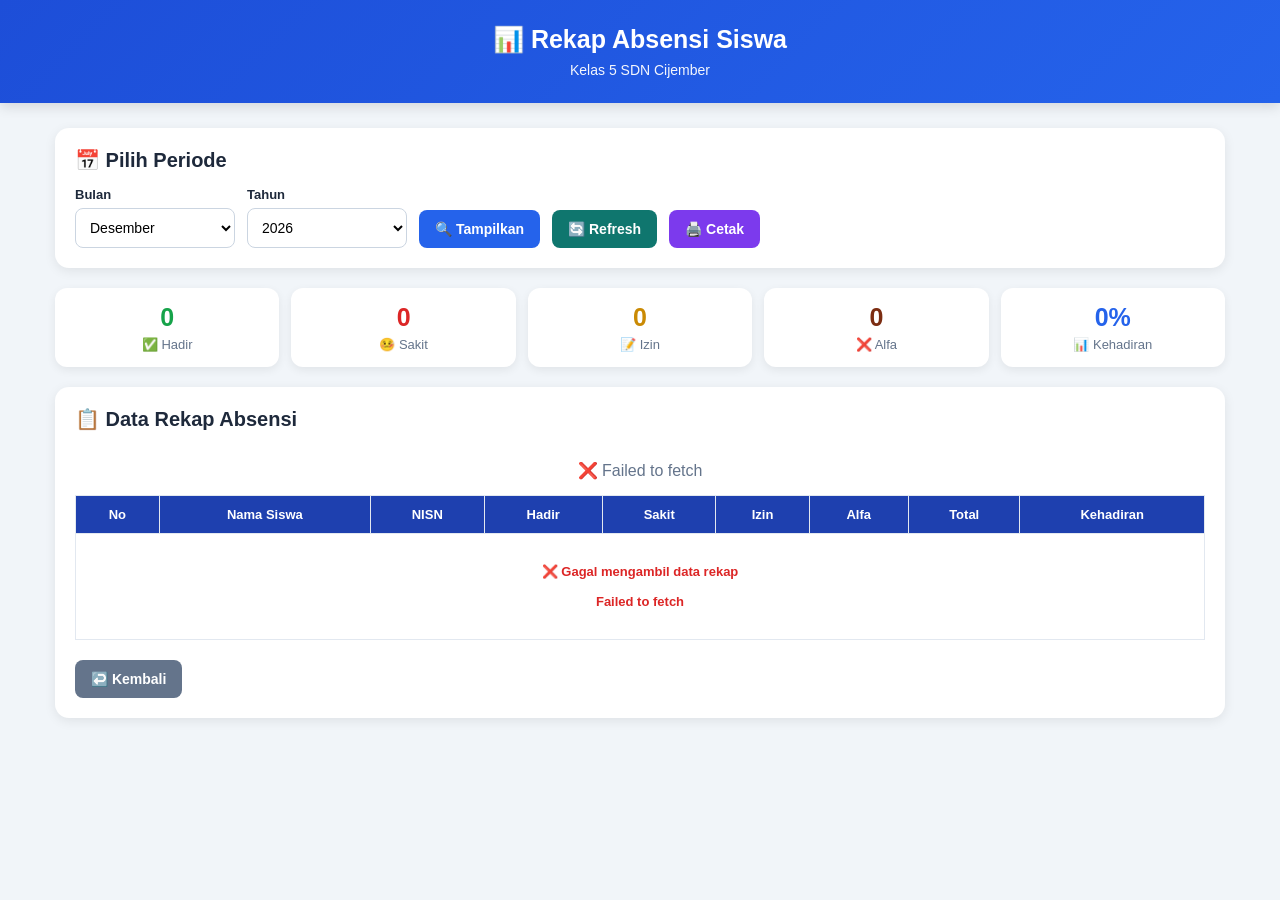
<file: rekap-absensi.html>
<!DOCTYPE html>
<html lang="id">
<head>

<meta charset="UTF-8">

<meta
    name="viewport"
    content="width=device-width, initial-scale=1.0"
>

<title>Rekap Absensi - Kelas 5 SDN Cijember</title>

<style>

* {
    box-sizing: border-box;
}

body {
    margin: 0;
    padding: 0;
    font-family: Arial, Helvetica, sans-serif;
    background: #f1f5f9;
    color: #1e293b;
}

/* =========================================================
   HEADER
========================================================= */

.header {
    background: linear-gradient(
        135deg,
        #1d4ed8,
        #2563eb
    );

    color: white;

    padding: 25px 20px;

    text-align: center;

    box-shadow:
        0 4px 12px rgba(0,0,0,0.12);
}

.header h1 {
    margin: 0;

    font-size: 25px;
}

.header p {
    margin: 8px 0 0;

    font-size: 14px;

    opacity: 0.95;
}


/* =========================================================
   CONTAINER
========================================================= */

.container {

    max-width: 1200px;

    margin: 25px auto;

    padding: 0 15px;

}


/* =========================================================
   PANEL
========================================================= */

.panel {

    background: white;

    border-radius: 14px;

    padding: 20px;

    margin-bottom: 20px;

    box-shadow:
        0 3px 12px rgba(0,0,0,0.08);

}


/* =========================================================
   JUDUL
========================================================= */

.panel-title {

    font-size: 20px;

    font-weight: bold;

    margin-bottom: 15px;

}


/* =========================================================
   FILTER
========================================================= */

.filter {

    display: flex;

    flex-wrap: wrap;

    gap: 12px;

    align-items: end;

}

.form-group {

    display: flex;

    flex-direction: column;

    gap: 6px;

}

.form-group label {

    font-size: 13px;

    font-weight: bold;

}

select {

    min-width: 160px;

    padding: 10px;

    border: 1px solid #cbd5e1;

    border-radius: 8px;

    background: white;

    font-size: 14px;

}


/* =========================================================
   BUTTON
========================================================= */

button {

    border: none;

    border-radius: 8px;

    padding: 11px 16px;

    cursor: pointer;

    font-size: 14px;

    font-weight: bold;

}

.btn-primary {

    background: #2563eb;

    color: white;

}

.btn-refresh {

    background: #0f766e;

    color: white;

}

.btn-print {

    background: #7c3aed;

    color: white;

}

.btn-kembali {

    background: #64748b;

    color: white;

}

button:hover {

    opacity: 0.9;

}


/* =========================================================
   INFO SISWA
========================================================= */

.info-siswa {

    display: none;

    background: #eff6ff;

    border: 1px solid #bfdbfe;

    border-radius: 12px;

    padding: 18px;

    margin-bottom: 20px;

}

.info-siswa h2 {

    margin: 0 0 8px;

    color: #1d4ed8;

    font-size: 20px;

}

.info-siswa p {

    margin: 4px 0;

}


/* =========================================================
   STATISTIK CARD
========================================================= */

.statistik {

    display: grid;

    grid-template-columns:
        repeat(5, 1fr);

    gap: 12px;

    margin-bottom: 20px;

}

.stat-card {

    background: white;

    border-radius: 12px;

    padding: 15px;

    text-align: center;

    box-shadow:
        0 3px 10px rgba(0,0,0,0.07);

}

.stat-card .angka {

    font-size: 25px;

    font-weight: bold;

    margin-bottom: 5px;

}

.stat-card .label {

    font-size: 13px;

    color: #64748b;

}

.hadir {

    color: #16a34a;

}

.sakit {

    color: #dc2626;

}

.izin {

    color: #ca8a04;

}

.alfa {

    color: #7c2d12;

}

.persentase {

    color: #2563eb;

}


/* =========================================================
   TABLE
========================================================= */

.table-wrapper {

    overflow-x: auto;

}

table {

    width: 100%;

    border-collapse: collapse;

    min-width: 850px;

}

thead {

    background: #1e40af;

    color: white;

}

th,
td {

    padding: 11px 10px;

    border: 1px solid #e2e8f0;

    text-align: center;

    font-size: 13px;

}

th {

    font-weight: bold;

}

tbody tr:nth-child(even) {

    background: #f8fafc;

}

tbody tr:hover {

    background: #eff6ff;

}

td.nama {

    text-align: left;

    font-weight: bold;

}


/* =========================================================
   STATUS
========================================================= */

.status-hadir {

    color: #15803d;

    font-weight: bold;

}

.status-sakit {

    color: #dc2626;

    font-weight: bold;

}

.status-izin {

    color: #a16207;

    font-weight: bold;

}

.status-alfa {

    color: #991b1b;

    font-weight: bold;

}


/* =========================================================
   PESAN
========================================================= */

#pesan {

    padding: 15px;

    text-align: center;

    color: #64748b;

}


/* =========================================================
   TOMBOL BAWAH
========================================================= */

.tombol-bawah {

    display: flex;

    flex-wrap: wrap;

    gap: 10px;

    margin-top: 20px;

}


/* =========================================================
   RESPONSIVE
========================================================= */

@media (max-width: 800px) {

    .statistik {

        grid-template-columns:
            repeat(2, 1fr);

    }

    .header h1 {

        font-size: 21px;

    }

}

@media (max-width: 500px) {

    .statistik {

        grid-template-columns:
            repeat(2, 1fr);

    }

    .filter {

        flex-direction: column;

        align-items: stretch;

    }

    select {

        width: 100%;

    }

    button {

        width: 100%;

    }

}


/* =========================================================
   PRINT
========================================================= */

@media print {

    body {

        background: white;

    }

    .header {

        background: white !important;

        color: black;

        box-shadow: none;

        padding: 10px;

    }

    .filter,
    .tombol-bawah {

        display: none !important;

    }

    .panel {

        box-shadow: none;

        border: none;

    }

    .statistik {

        display: grid;

    }

    table {

        min-width: 0;

    }

    th,
    td {

        font-size: 10px;

        padding: 6px;

    }

}

</style>

</head>


<body>


<!-- =====================================================
     HEADER
===================================================== -->

<div class="header">

    <h1>
        📊 Rekap Absensi Siswa
    </h1>

    <p>
        Kelas 5 SDN Cijember
    </p>

</div>


<div class="container">


<!-- =====================================================
     FILTER
===================================================== -->

<div class="panel">

    <div class="panel-title">
        📅 Pilih Periode
    </div>


    <div class="filter">


        <div class="form-group">

            <label for="bulan">
                Bulan
            </label>

            <select id="bulan">

                <option value="1">
                    Januari
                </option>

                <option value="2">
                    Februari
                </option>

                <option value="3">
                    Maret
                </option>

                <option value="4">
                    April
                </option>

                <option value="5">
                    Mei
                </option>

                <option value="6">
                    Juni
                </option>

                <option value="7">
                    Juli
                </option>

                <option value="8">
                    Agustus
                </option>

                <option value="9">
                    September
                </option>

                <option value="10">
                    Oktober
                </option>

                <option value="11">
                    November
                </option>

                <option value="12">
                    Desember
                </option>

            </select>

        </div>


        <div class="form-group">

            <label for="tahun">
                Tahun
            </label>

            <select id="tahun"></select>

        </div>


        <button
            type="button"
            class="btn-primary"
            id="btnTampilkan"
        >
            🔍 Tampilkan
        </button>


        <button
            type="button"
            class="btn-refresh"
            id="btnRefresh"
        >
            🔄 Refresh
        </button>


        <button
            type="button"
            class="btn-print"
            id="btnPrint"
        >
            🖨️ Cetak
        </button>

    </div>

</div>


<!-- =====================================================
     INFORMASI SISWA
===================================================== -->

<div
    class="info-siswa"
    id="infoSiswa"
>

    <h2>
        👨‍🎓 Rekap Absensi Saya
    </h2>

    <p>
        <strong>Nama:</strong>
        <span id="namaSiswa">-</span>
    </p>

    <p>
        <strong>NISN:</strong>
        <span id="nisnSiswa">-</span>
    </p>

</div>


<!-- =====================================================
     STATISTIK
===================================================== -->

<div
    class="statistik"
    id="statistik"
>

    <div class="stat-card">

        <div
            class="angka hadir"
            id="totalHadir"
        >
            0
        </div>

        <div class="label">
            ✅ Hadir
        </div>

    </div>


    <div class="stat-card">

        <div
            class="angka sakit"
            id="totalSakit"
        >
            0
        </div>

        <div class="label">
            🤒 Sakit
        </div>

    </div>


    <div class="stat-card">

        <div
            class="angka izin"
            id="totalIzin"
        >
            0
        </div>

        <div class="label">
            📝 Izin
        </div>

    </div>


    <div class="stat-card">

        <div
            class="angka alfa"
            id="totalAlfa"
        >
            0
        </div>

        <div class="label">
            ❌ Alfa
        </div>

    </div>


    <div class="stat-card">

        <div
            class="angka persentase"
            id="totalPersentase"
        >
            0%
        </div>

        <div class="label">
            📊 Kehadiran
        </div>

    </div>

</div>


<!-- =====================================================
     DATA
===================================================== -->

<div class="panel">

    <div class="panel-title">
        📋 Data Rekap Absensi
    </div>


    <div
        id="pesan"
    >
        ⏳ Memuat data...
    </div>


    <div class="table-wrapper">

        <table>

            <thead>

                <tr>

                    <th>
                        No
                    </th>

                    <th>
                        Nama Siswa
                    </th>

                    <th>
                        NISN
                    </th>

                    <th>
                        Hadir
                    </th>

                    <th>
                        Sakit
                    </th>

                    <th>
                        Izin
                    </th>

                    <th>
                        Alfa
                    </th>

                    <th>
                        Total
                    </th>

                    <th>
                        Kehadiran
                    </th>

                </tr>

            </thead>


            <tbody
                id="tabelRekap"
            >

                <tr>

                    <td
                        colspan="9"
                    >
                        ⏳ Memuat data...

                    </td>

                </tr>

            </tbody>

        </table>

    </div>


    <div class="tombol-bawah">

        <button
            type="button"
            class="btn-kembali"
            onclick="history.back()"
        >
            ↩️ Kembali
        </button>

    </div>

</div>


</div>


<!-- =====================================================
     JAVASCRIPT
===================================================== -->

<script src="rekap-absensi.js?v=1"></script>


</body>

</html>
</file>
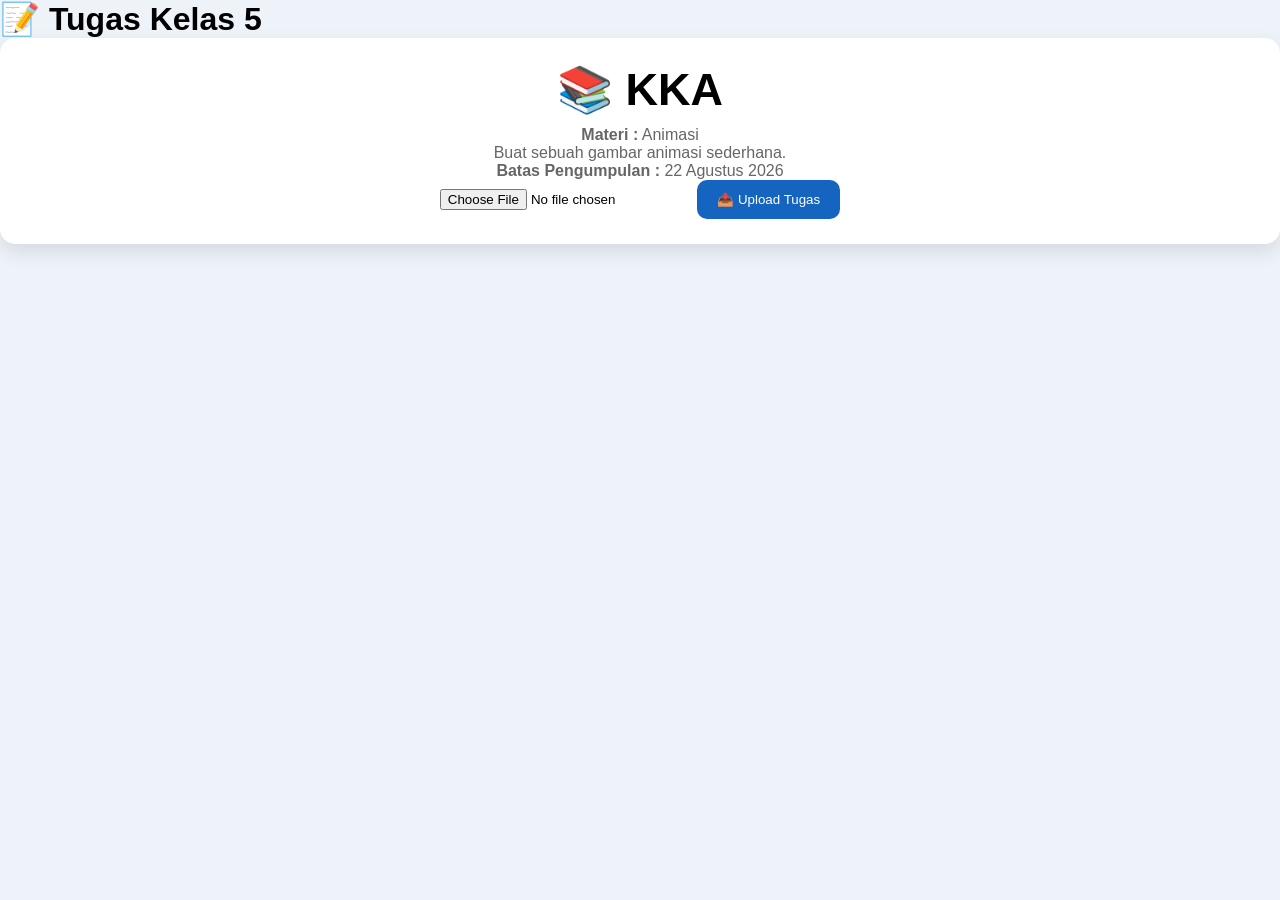
<file: tugas.html>
<!DOCTYPE html>
<html lang="id">
<head>
<meta charset="UTF-8">
<title>Tugas Kelas 5</title>
<link rel="stylesheet" href="style.css">
</head>

<body>

<div class="container">

<h1>📝 Tugas Kelas 5</h1>

<div class="card">


<h2>📚 KKA</h2>
<p><b>Materi :</b> Animasi</p>
<p>Buat sebuah gambar animasi sederhana.</p>
<p><b>Batas Pengumpulan :</b> 22 Agustus 2026</p>
<input type="file">



<a href="https://docs.google.com/forms/d/e/1FAIpQLSd5w_i5wzlDKKAerHgL4NEholQZ_Pm3EH9Tn42zWpMVdtvGmA/viewform?usp=header" target="_blank">
<button class="upload">📤 Upload Tugas</button>
</a>

</div>

</div>

</body>
</html>
</file>
<file: style.css>
*{
    margin:0;
    padding:0;
    box-sizing:border-box;
    font-family:'Segoe UI',Tahoma,Geneva,Verdana,sans-serif;
}

body{
    background:#eef3f9;
}

/* =======================
   SIDEBAR
======================= */

.sidebar{
    position:fixed;
    left:0;
    top:0;
    width:240px;
    height:100%;
    background:#0d47a1;
    color:#fff;
    overflow:auto;
    box-shadow:3px 0 15px rgba(0,0,0,.2);
}

.sidebar h2{
    text-align:center;
    padding:25px 10px;
    font-size:24px;
    border-bottom:1px solid rgba(255,255,255,.2);
}

.sidebar a{
    display:block;
    color:white;
    padding:15px 20px;
    text-decoration:none;
    transition:.3s;
    font-size:16px;
}

.sidebar a i{
    width:25px;
}

.sidebar a:hover,
.sidebar a.active{
    background:#1565c0;
    padding-left:28px;
}

/* =======================
   CONTENT
======================= */

.content{
    margin-left:240px;
    padding:30px;
}

.content h1{
    color:#0d47a1;
    margin-bottom:10px;
}

.content h2{
    color:#1565c0;
}

/* =======================
   BANNER
======================= */

.banner{
    margin-bottom:25px;
}
.banner::before{
    content: "";
    position: absolute;
    inset: 0;
    background: rgba(0,0,0,.25);
    border-radius: 20px;
    z-index: 1;
}
.banner-img{
    width:100%;
    border-radius:18px;
    box-shadow:0 8px 20px rgba(0,0,0,.15);
}

/* =======================
   CARD
======================= */

.card-container{
    display:grid;
    grid-template-columns:repeat(auto-fit,minmax(180px,1fr));
    gap:20px;
    margin-top:25px;
}

.card{
    background:white;
    border-radius:15px;
    padding:25px;
    text-align:center;
    box-shadow:0 8px 20px rgba(0,0,0,.1);
    transition:.3s;
}

.card:hover{
    transform:translateY(-6px);
}

.card h2{
    font-size:45px;
    margin-bottom:10px;
}

.card h3{
    font-size:32px;
    color:#0d47a1;
}

.card p{
    color:#666;
}

/* =======================
   BOX INFO
======================= */

.info{
    display:grid;
    grid-template-columns:repeat(auto-fit,minmax(300px,1fr));
    gap:20px;
    margin-top:30px;
}

.box{
    background:white;
    border-radius:15px;
    padding:25px;
    box-shadow:0 8px 20px rgba(0,0,0,.1);
}

.box h1{
    font-size:42px;
    color:#1976d2;
    margin-top:10px;
}

/* =======================
   TABLE
======================= */

table{
    width:100%;
    border-collapse:collapse;
    background:white;
    box-shadow:0 8px 20px rgba(0,0,0,.1);
    border-radius:12px;
    overflow:hidden;
}

table th{
    background:#1565c0;
    color:white;
    padding:12px;
    font-size:14px;
}

table td{
    padding:10px;
    border-bottom:1px solid #eee;
    text-align:center;
}

table tr:hover{
    background:#f3f8ff;
}

/* =======================
   INPUT
======================= */

input[type=text],
input[type=password]{

    width:100%;
    padding:12px;
    border-radius:10px;
    border:1px solid #ccc;
    margin-bottom:15px;
    font-size:15px;

}

/* =======================
   BUTTON
======================= */

button{

    background:#1565c0;
    color:white;
    border:none;
    padding:12px 20px;
    border-radius:10px;
    cursor:pointer;
    transition:.3s;

}

button:hover{

    background:#0d47a1;

}

/* =======================
   LOGIN
======================= */

.login-page{

    display:flex;
    justify-content:center;
    align-items:center;
    height:100vh;
    background:linear-gradient(135deg,#0d47a1,#42a5f5);

}

.login-box{

    background:white;
    width:380px;
    padding:35px;
    border-radius:18px;
    text-align:center;
    box-shadow:0 15px 40px rgba(0,0,0,.25);

}

.logo{

    width:90px;
    margin-bottom:15px;

}

.login-box h2{

    color:#0d47a1;
    margin-bottom:10px;

}

.login-box p{

    color:#666;
    margin-bottom:20px;

}

.login-box button{

    width:100%;
    font-size:16px;

}

#pesan{

    color:red;
    margin-top:15px;

}

/* =======================
   RESPONSIVE
======================= */

@media(max-width:768px){

.sidebar{

    width:100%;
    height:auto;
    position:relative;

}

.content{

    margin-left:0;

}

.card-container{

    grid-template-columns:1fr;

}

.info{

    grid-template-columns:1fr;

}

}
/* =====================================================
   PORTAL DIGITAL KELAS 5 SDN CIJEMBER V3
   ===================================================== */

.topbar{
    display:flex;
    justify-content:space-between;
    align-items:center;
    gap:20px;
    margin-bottom:20px;
}

.header-left h1{
    margin:0;
    color:#1976d2;
}

.header-left p{
    margin-top:5px;
    color:#777;
}

.header-right{
    display:flex;
    align-items:center;
    gap:10px;
}

.search-box{
    width:250px;
    padding:10px 15px;
}

.logout-btn{
    width:42px;
    height:42px;
    border:none;
    border-radius:8px;
    background:#e53935;
    color:white;
    display:flex;
    justify-content:center;
    align-items:center;
    cursor:pointer;
}
.search-box{
    width:280px;
    max-width:100%;
    padding:12px 15px;
    border:none;
    border-radius:30px;
    background:white;
    box-shadow:0 3px 10px rgba(0,0,0,.08);
    outline:none;
}

.banner-card{
    position:relative;
    overflow:hidden;
    border-radius:20px;
    margin-bottom:25px;
    box-shadow:0 10px 25px rgba(0,0,0,.15);
}

.banner-img{
    width:100%;
    height:280px;
    object-fit:cover;
}

.overlay{
    position:absolute;
    inset:0;
    background:linear-gradient(to right,
    rgba(25,118,210,.8),
    rgba(0,0,0,.3));
    color:white;
    padding:35px;
    display:flex;
    flex-direction:column;
    justify-content:center;
}

.overlay h2{
    margin:0;
    font-size:34px;
}

.overlay h3{
    margin:10px 0;
}

.dashboard-grid{
    display:grid;
    grid-template-columns:repeat(auto-fit,minmax(180px,1fr));
    gap:18px;
    margin-bottom:30px;
}

.dashboard-card{
    background:white;
    border-radius:18px;
    text-align:center;
    padding:25px;
    transition:.3s;
    box-shadow:0 8px 20px rgba(0,0,0,.08);
}

.dashboard-card:hover{
    transform:translateY(-8px);
}

.dashboard-card .icon{
    font-size:45px;
}

.dashboard-card h2{
    margin:12px 0 6px;
    color:#1976d2;
}

.judul-menu{
    margin-top:10px;
    margin-bottom:20px;
}

.menu-grid{
    display:grid;
    grid-template-columns:repeat(auto-fit,minmax(140px,1fr));
    gap:18px;
}

.menu-item{
    text-decoration:none;
    color:#333;
    background:white;
    border-radius:20px;
    padding:25px;
    text-align:center;
    font-size:40px;
    box-shadow:0 8px 20px rgba(0,0,0,.08);
    transition:.3s;
}

.menu-item:hover{
    background:#1976d2;
    color:white;
    transform:scale(1.05);
}

.menu-item span{
    display:block;
    margin-top:12px;
    font-size:15px;
    font-weight:bold;
}

.panel{
    margin-top:30px;
    background:white;
    border-radius:20px;
    padding:25px;
    box-shadow:0 8px 20px rgba(0,0,0,.08);
}

.panel h2{
    margin-top:0;
    color:#1976d2;
}

.panel ul{
    padding-left:20px;
}

.panel li{
    margin-bottom:10px;
}

@media(max-width:768px){

.banner-img{
height:200px;
}

.overlay{
padding:20px;
}

.overlay h2{
font-size:24px;
}

.search-box{
width:100%;
margin-top:15px;
}

.topbar{
display:block;
}

}
/* ===========================
BOTTOM NAVIGATION
=========================== */

.bottom-nav{

position:fixed;

bottom:0;

left:0;

right:0;

height:70px;

background:white;

display:flex;

justify-content:space-around;

align-items:center;

box-shadow:0 -5px 20px rgba(0,0,0,.12);

z-index:999;

}

.bottom-nav a{

text-decoration:none;

color:#666;

display:flex;

flex-direction:column;

align-items:center;

font-size:13px;

transition:.3s;

}

.bottom-nav a:hover{

color:#1976d2;

transform:translateY(-4px);

}

.bottom-nav a.active{

color:#1976d2;

font-weight:bold;

}

.bottom-nav span{

margin-top:4px;

}

/* ===========================
FLOATING BUTTON
=========================== */

.fab{

position:fixed;

right:25px;

bottom:90px;

width:60px;

height:60px;

border-radius:50%;

background:#1976d2;

color:white;

display:flex;

align-items:center;

justify-content:center;

font-size:30px;

text-decoration:none;

box-shadow:0 10px 25px rgba(0,0,0,.25);

transition:.3s;

}

.fab:hover{

transform:scale(1.1);

background:#0d47a1;

}

/* ===========================
GLASS CARD
=========================== */

.banner-card{

backdrop-filter:blur(15px);

}

/* ===========================
ANIMASI
=========================== */

.dashboard-card{

animation:muncul .6s ease;

}

.menu-item{

animation:muncul .8s ease;

}

.panel{

animation:muncul 1s ease;

}

@keyframes muncul{

from{

opacity:0;

transform:translateY(30px);

}

to{

opacity:1;

transform:translateY(0);

}

}

/* supaya tidak tertutup bottom nav */

body{

padding-bottom:90px;

}
/* ========= MODERN SIDEBAR ========= */

.modern-sidebar{
    width:260px;
    position:fixed;
    left:0;
    top:0;
    bottom:0;
    background:linear-gradient(180deg,#1976d2,#0d47a1);
    padding:25px 15px;
    overflow-y:auto;
    box-shadow:5px 0 20px rgba(0,0,0,.15);
}

.modern-sidebar h2{
    color:#fff;
    text-align:center;
    margin-bottom:30px;
}

.modern-sidebar a{
    display:flex;
    align-items:center;
    gap:12px;
    color:#fff;
    text-decoration:none;
    padding:14px;
    border-radius:12px;
    margin-bottom:8px;
    transition:.3s;
}

.modern-sidebar a:hover,
.modern-sidebar a.active{
    background:rgba(255,255,255,.15);
}

.content{
    width:100%;
    margin:0;
    padding:20px;
}
}

@media(max-width:900px){

    .modern-sidebar{
        width:75px;
    }

    .modern-sidebar h2{
        display:none;
    }

    .modern-sidebar a{
        justify-content:center;
    }

    .modern-sidebar a span{
        display:none;
    }

    .content{
        margin-left:90px;
    }

}

.logout-btn{
    width:42px;
    height:42px;
    border:none;
    border-radius:10px;
    background:#e53935;
    color:#fff;
    display:flex;
    justify-content:center;
    align-items:center;
    cursor:pointer;
}
/* =====================================================
   ABSENSI - SEMBUNYIKAN SIDEBAR
   ===================================================== */

.sidebar {
    display: none !important;
}

/* Membuat area utama melebar setelah sidebar hilang */
.main-content {
    margin-left: 0 !important;
    width: 100% !important;
    max-width: 100% !important;
}

/* Jika menggunakan content sebagai area utama */
.content {
    margin-left: 0 !important;
    width: 100% !important;
    max-width: 100% !important;
}

/* Header juga dibuat penuh */
header {
    margin-left: 0 !important;
    width: 100% !important;
}

/* Area utama halaman */
main {
    margin-left: 0 !important;
    width: 100% !important;
}
/* TOMBOL ABSENSI */
.tombol-absensi {
    display: flex;
    align-items: center;
    gap: 8px;
    flex-wrap: wrap;
}

/* Hilangkan tombol kosong/duplikat */
.tombol-absensi button:empty {
    display: none !important;
}

/* Tombol kembali */
.btn-kembali {
    background: #6c757d !important;
    color: white !important;
    border: none !important;
    padding: 10px 18px !important;
    border-radius: 6px !important;
    cursor: pointer;
}

.btn-kembali:hover {
    background: #545b62 !important;
}
</file>
